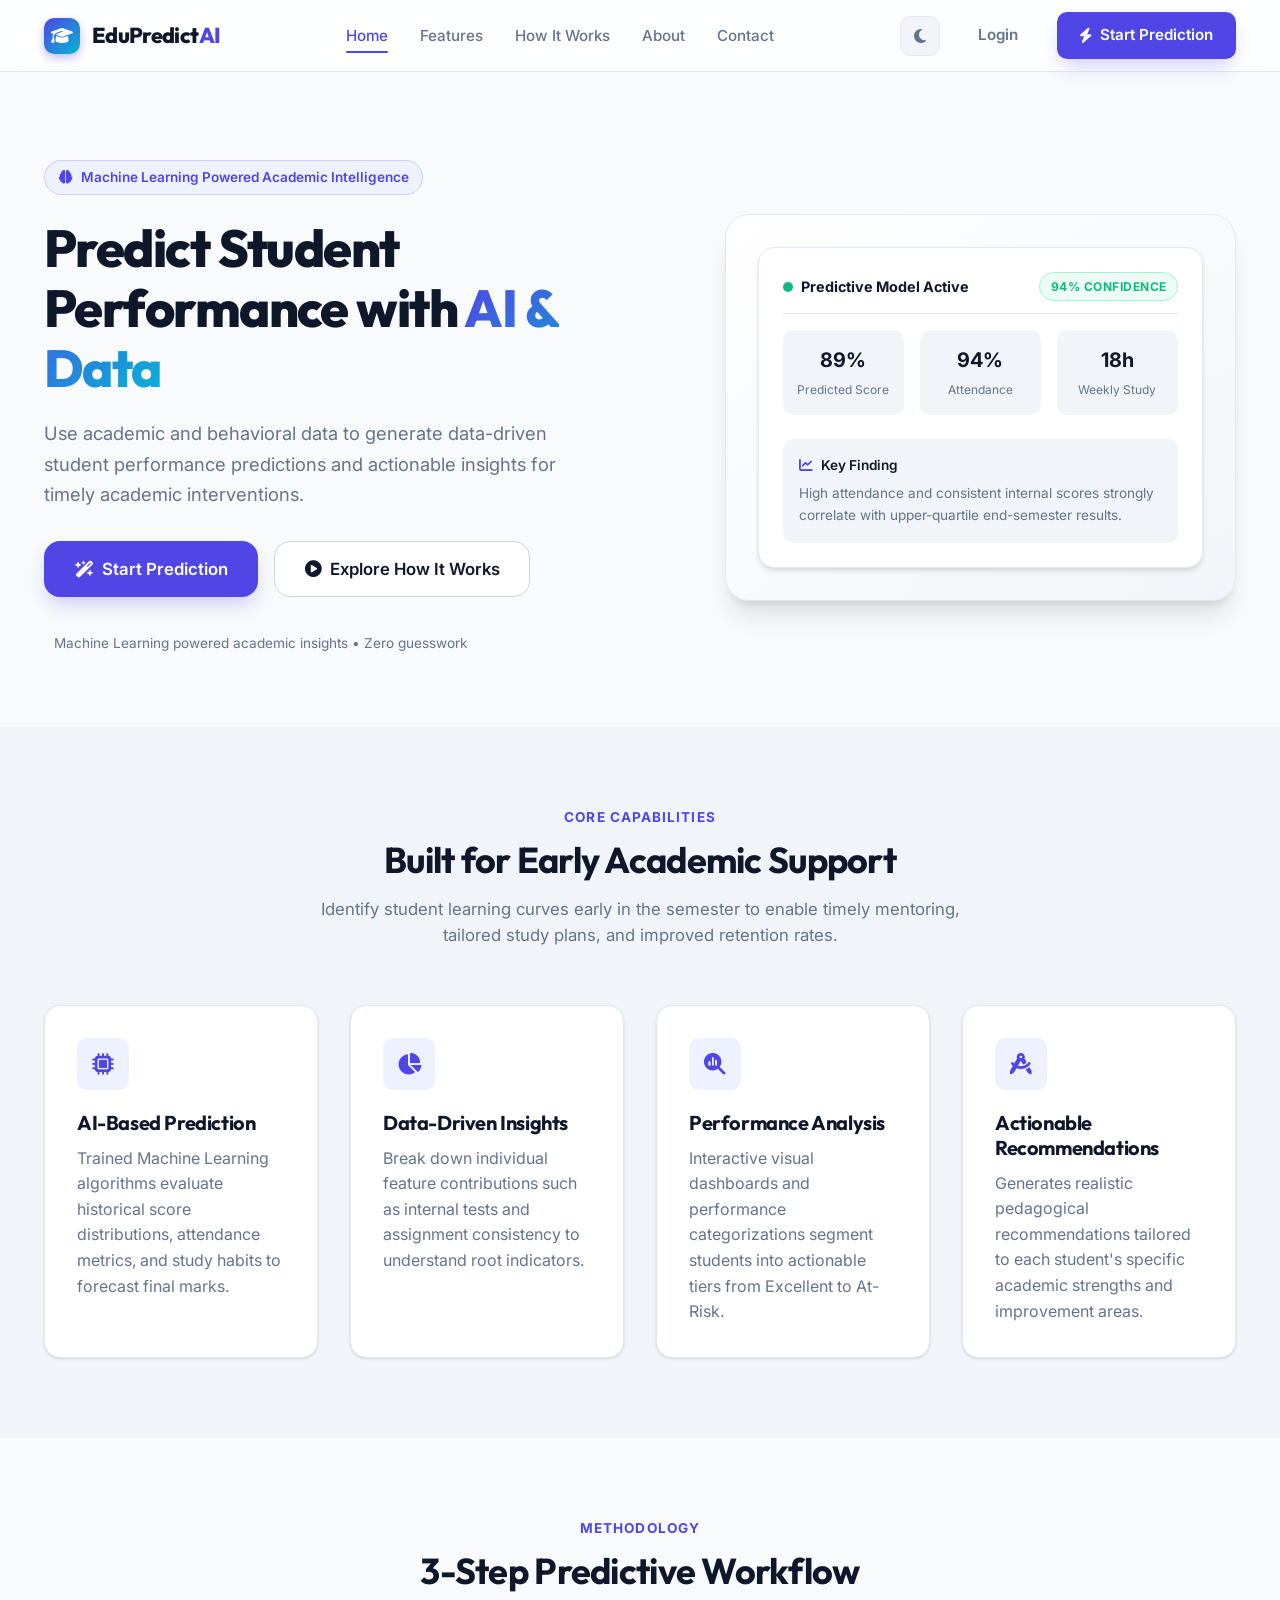
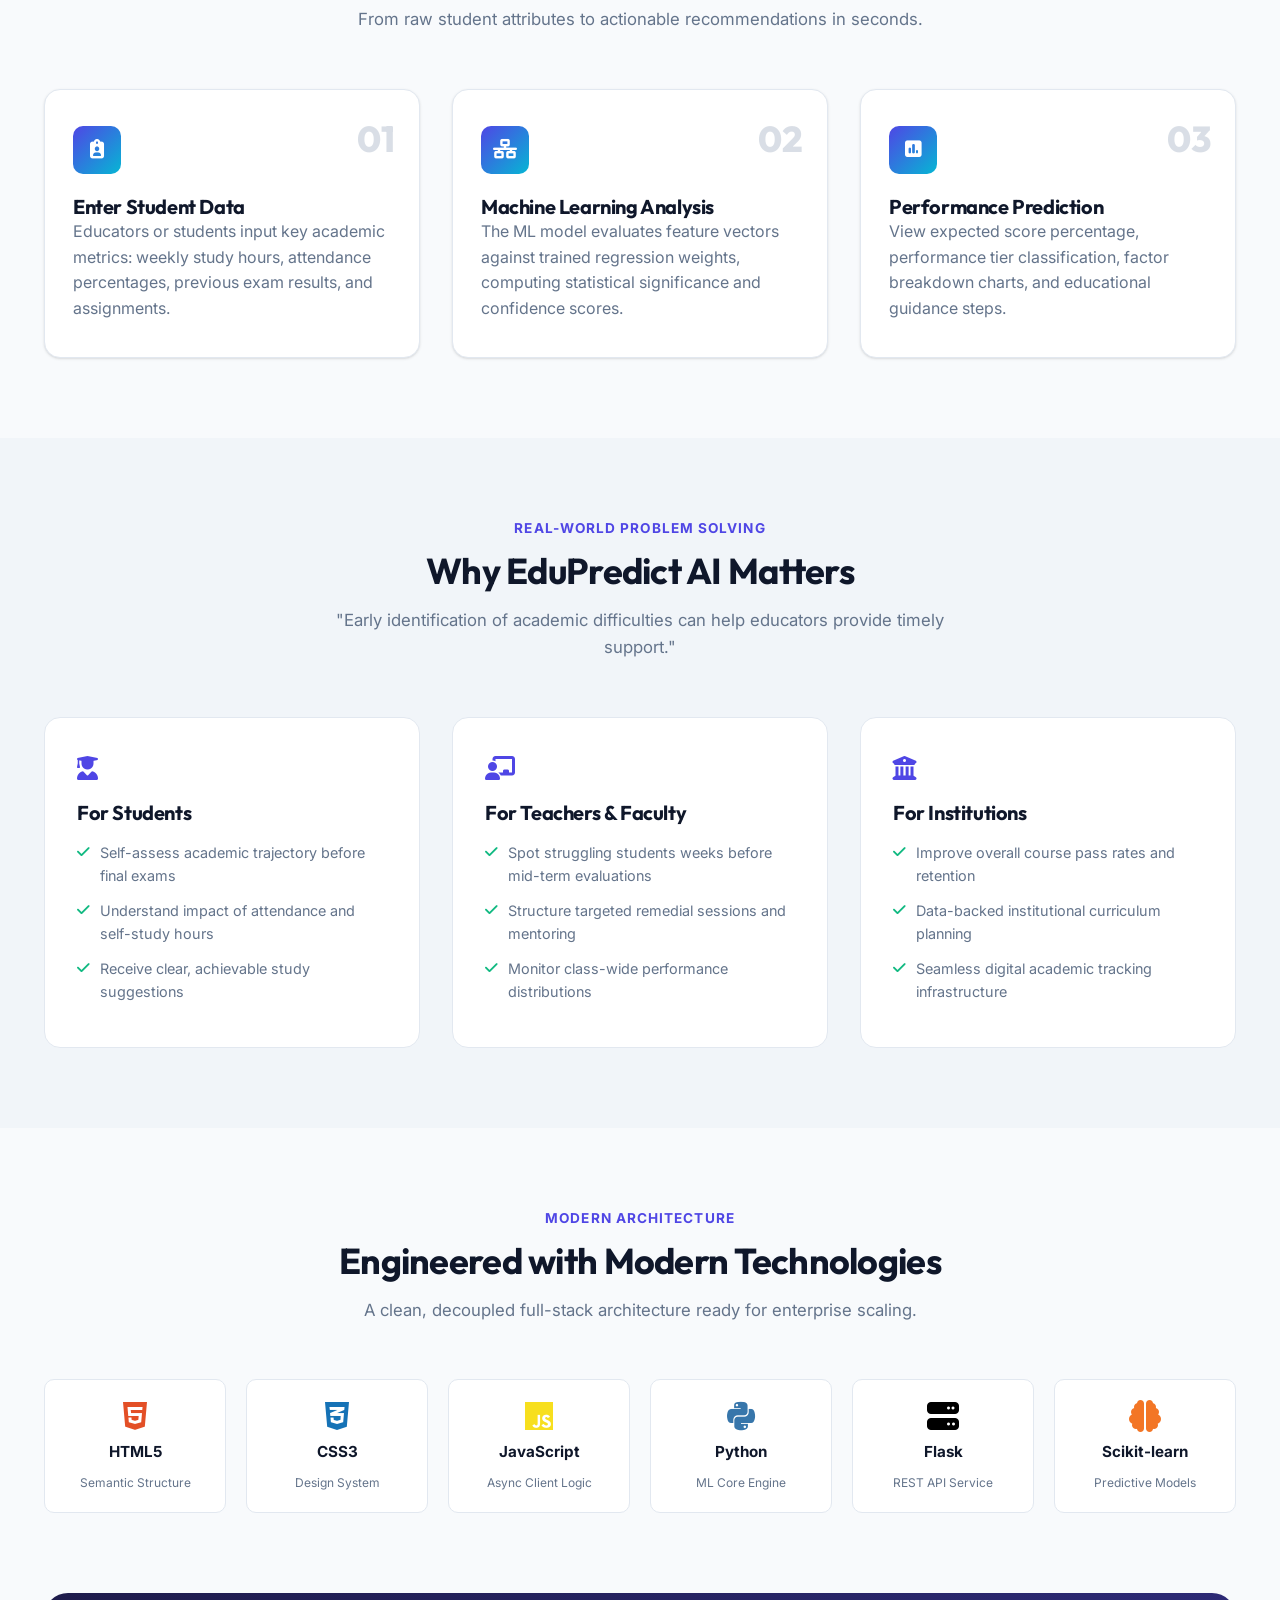
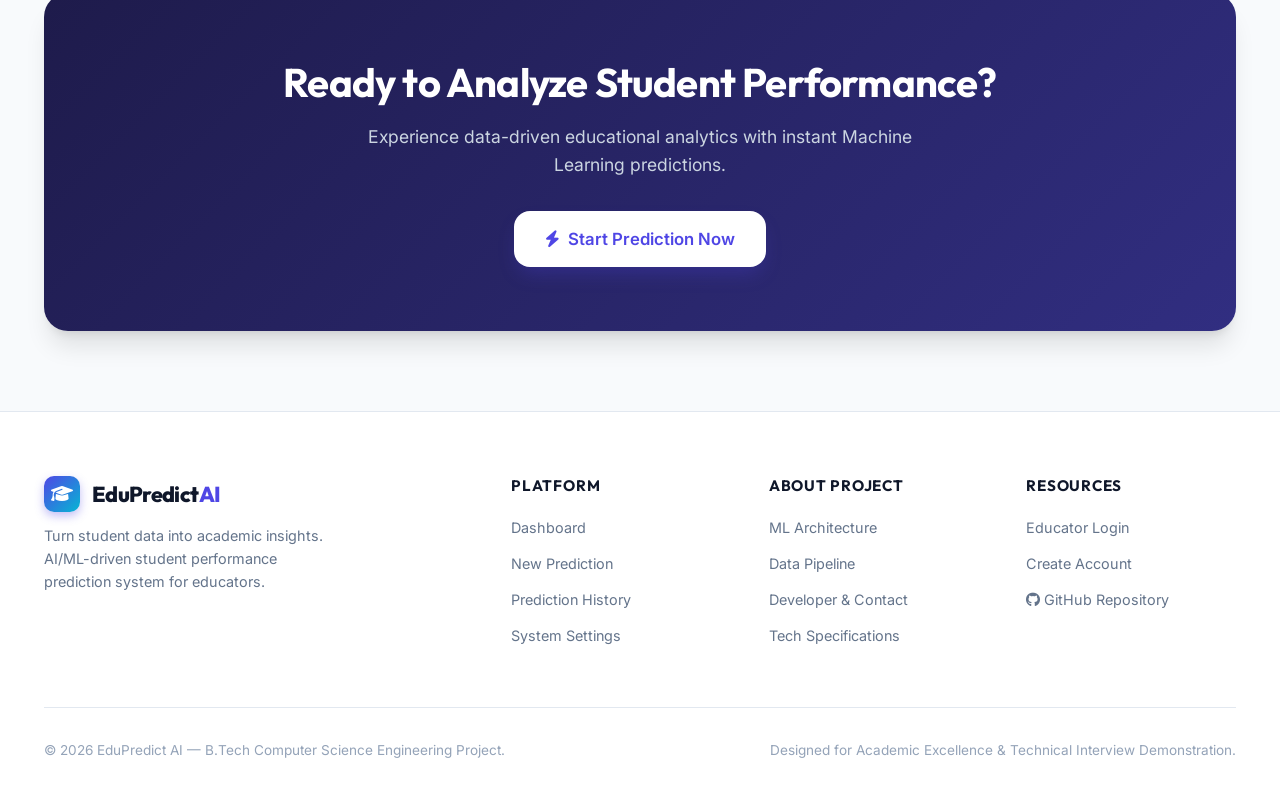
<file: index.html>
<!DOCTYPE html>
<html lang="en">
<head>
  <meta charset="UTF-8">
  <meta name="viewport" content="width=device-width, initial-scale=1.0">
  <meta name="description" content="EduPredict AI — AI/ML-Powered Student Performance Prediction System. Turn academic and behavioral student data into actionable insights for educators.">
  <title>EduPredict AI — Student Performance Prediction System</title>
  
  <!-- Typography & Icons -->
  <link rel="preconnect" href="https://fonts.googleapis.com">
  <link rel="preconnect" href="https://fonts.gstatic.com" crossorigin>
  <link href="https://fonts.googleapis.com/css2?family=Inter:wght@300;400;500;600;700&family=Outfit:wght@600;700;800&display=swap" rel="stylesheet">
  <link rel="stylesheet" href="https://cdnjs.cloudflare.com/ajax/libs/font-awesome/6.5.1/css/all.min.css">
  
  <!-- CSS Stylesheets -->
  <link rel="stylesheet" href="css/style.css">
</head>
<body>

  <!-- Navigation Bar -->
  <header class="navbar">
    <div class="container nav-container">
      <a href="index.html" class="brand-logo" id="brandLogoLink">
        <div class="brand-icon"><i class="fa-solid fa-graduation-cap"></i></div>
        <span>EduPredict<span class="highlight">AI</span></span>
      </a>

      <ul class="nav-links" id="mainNavLinks">
        <li><a href="index.html" class="nav-link active">Home</a></li>
        <li><a href="#features" class="nav-link">Features</a></li>
        <li><a href="#how-it-works" class="nav-link">How It Works</a></li>
        <li><a href="about.html" class="nav-link">About</a></li>
        <li><a href="contact.html" class="nav-link">Contact</a></li>
      </ul>

      <div class="nav-actions">
        <button class="theme-toggle-btn" id="themeToggleBtn" aria-label="Toggle dark mode" title="Toggle Light/Dark Theme">
          <i class="fa-solid fa-moon"></i>
        </button>
        <a href="login.html" class="btn btn-ghost">Login</a>
        <a href="predict.html" class="btn btn-primary">
          <i class="fa-solid fa-bolt"></i> Start Prediction
        </a>
        <button class="mobile-menu-btn" id="mobileMenuBtn" aria-label="Open mobile menu">
          <i class="fa-solid fa-bars"></i>
        </button>
      </div>
    </div>
  </header>

  <!-- Hero Section -->
  <section class="hero-section">
    <div class="container hero-grid">
      <div class="hero-content">
        <div class="hero-pill">
          <i class="fa-solid fa-brain"></i> Machine Learning Powered Academic Intelligence
        </div>
        <h1 class="hero-headline">
          Predict Student Performance with <span class="text-gradient">AI & Data</span>
        </h1>
        <p class="hero-subheadline">
          Use academic and behavioral data to generate data-driven student performance predictions and actionable insights for timely academic interventions.
        </p>

        <div class="hero-actions">
          <a href="predict.html" class="btn btn-primary btn-lg">
            <i class="fa-solid fa-wand-magic-sparkles"></i> Start Prediction
          </a>
          <a href="#how-it-works" class="btn btn-secondary btn-lg">
            <i class="fa-solid fa-circle-play"></i> Explore How It Works
          </a>
        </div>

        <div class="hero-trust">
          <i class="fa-solid fa-shield-check"></i>
          <span>Machine Learning powered academic insights • Zero guesswork</span>
        </div>
      </div>

      <!-- Hero Visual Card Concept -->
      <div class="hero-visual-card">
        <div class="hero-visual-preview">
          <div class="card-header" style="margin-bottom: 1rem; padding-bottom: 0.75rem;">
            <div style="display: flex; align-items: center; gap: 0.5rem;">
              <span style="width: 10px; height: 10px; border-radius: 50%; background: #10b981; display: inline-block;"></span>
              <strong style="font-size: 0.9rem;">Predictive Model Active</strong>
            </div>
            <span class="badge badge-excellent">94% Confidence</span>
          </div>

          <div class="preview-metric-row">
            <div class="preview-stat">
              <span class="stat-num">89%</span>
              <span class="stat-lbl">Predicted Score</span>
            </div>
            <div class="preview-stat">
              <span class="stat-num">94%</span>
              <span class="stat-lbl">Attendance</span>
            </div>
            <div class="preview-stat">
              <span class="stat-num">18h</span>
              <span class="stat-lbl">Weekly Study</span>
            </div>
          </div>

          <div style="background: var(--bg-subtle); border-radius: var(--radius-md); padding: 1rem; font-size: 0.85rem; color: var(--text-muted);">
            <div style="display: flex; align-items: center; gap: 0.5rem; margin-bottom: 0.4rem; color: var(--text-main); font-weight: 600;">
              <i class="fa-solid fa-chart-line" style="color: var(--primary);"></i> Key Finding
            </div>
            High attendance and consistent internal scores strongly correlate with upper-quartile end-semester results.
          </div>
        </div>
      </div>
    </div>
  </section>

  <!-- Features Section -->
  <section class="section section-alt" id="features">
    <div class="container">
      <div class="section-header">
        <span class="section-tag">Core Capabilities</span>
        <h2 class="section-title">Built for Early Academic Support</h2>
        <p class="section-desc">
          Identify student learning curves early in the semester to enable timely mentoring, tailored study plans, and improved retention rates.
        </p>
      </div>

      <div class="features-grid">
        <!-- Feature 1 -->
        <div class="feature-card">
          <div class="feature-icon-wrapper">
            <i class="fa-solid fa-microchip"></i>
          </div>
          <h4>AI-Based Prediction</h4>
          <p>
            Trained Machine Learning algorithms evaluate historical score distributions, attendance metrics, and study habits to forecast final marks.
          </p>
        </div>

        <!-- Feature 2 -->
        <div class="feature-card">
          <div class="feature-icon-wrapper">
            <i class="fa-solid fa-chart-pie"></i>
          </div>
          <h4>Data-Driven Insights</h4>
          <p>
            Break down individual feature contributions such as internal tests and assignment consistency to understand root indicators.
          </p>
        </div>

        <!-- Feature 3 -->
        <div class="feature-card">
          <div class="feature-icon-wrapper">
            <i class="fa-solid fa-magnifying-glass-chart"></i>
          </div>
          <h4>Performance Analysis</h4>
          <p>
            Interactive visual dashboards and performance categorizations segment students into actionable tiers from Excellent to At-Risk.
          </p>
        </div>

        <!-- Feature 4 -->
        <div class="feature-card">
          <div class="feature-icon-wrapper">
            <i class="fa-solid fa-compass-drafting"></i>
          </div>
          <h4>Actionable Recommendations</h4>
          <p>
            Generates realistic pedagogical recommendations tailored to each student's specific academic strengths and improvement areas.
          </p>
        </div>
      </div>
    </div>
  </section>

  <!-- How It Works Section -->
  <section class="section" id="how-it-works">
    <div class="container">
      <div class="section-header">
        <span class="section-tag">Methodology</span>
        <h2 class="section-title">3-Step Predictive Workflow</h2>
        <p class="section-desc">
          From raw student attributes to actionable recommendations in seconds.
        </p>
      </div>

      <div class="workflow-grid">
        <div class="workflow-card">
          <span class="step-number">01</span>
          <div class="workflow-icon"><i class="fa-solid fa-clipboard-user"></i></div>
          <h4>Enter Student Data</h4>
          <p>
            Educators or students input key academic metrics: weekly study hours, attendance percentages, previous exam results, and assignments.
          </p>
        </div>

        <div class="workflow-card">
          <span class="step-number">02</span>
          <div class="workflow-icon"><i class="fa-solid fa-network-wired"></i></div>
          <h4>Machine Learning Analysis</h4>
          <p>
            The ML model evaluates feature vectors against trained regression weights, computing statistical significance and confidence scores.
          </p>
        </div>

        <div class="workflow-card">
          <span class="step-number">03</span>
          <div class="workflow-icon"><i class="fa-solid fa-square-poll-vertical"></i></div>
          <h4>Performance Prediction</h4>
          <p>
            View expected score percentage, performance tier classification, factor breakdown charts, and educational guidance steps.
          </p>
        </div>
      </div>
    </div>
  </section>

  <!-- Why EduPredict AI Section -->
  <section class="section section-alt">
    <div class="container">
      <div class="section-header">
        <span class="section-tag">Real-World Problem Solving</span>
        <h2 class="section-title">Why EduPredict AI Matters</h2>
        <p class="section-desc">
          "Early identification of academic difficulties can help educators provide timely support."
        </p>
      </div>

      <div class="stakeholders-grid">
        <div class="stakeholder-card">
          <div style="font-size: 1.5rem; color: var(--primary); margin-bottom: 0.75rem;"><i class="fa-solid fa-user-graduate"></i></div>
          <h4>For Students</h4>
          <ul>
            <li><i class="fa-solid fa-check"></i> Self-assess academic trajectory before final exams</li>
            <li><i class="fa-solid fa-check"></i> Understand impact of attendance and self-study hours</li>
            <li><i class="fa-solid fa-check"></i> Receive clear, achievable study suggestions</li>
          </ul>
        </div>

        <div class="stakeholder-card">
          <div style="font-size: 1.5rem; color: var(--primary); margin-bottom: 0.75rem;"><i class="fa-solid fa-chalkboard-user"></i></div>
          <h4>For Teachers & Faculty</h4>
          <ul>
            <li><i class="fa-solid fa-check"></i> Spot struggling students weeks before mid-term evaluations</li>
            <li><i class="fa-solid fa-check"></i> Structure targeted remedial sessions and mentoring</li>
            <li><i class="fa-solid fa-check"></i> Monitor class-wide performance distributions</li>
          </ul>
        </div>

        <div class="stakeholder-card">
          <div style="font-size: 1.5rem; color: var(--primary); margin-bottom: 0.75rem;"><i class="fa-solid fa-building-columns"></i></div>
          <h4>For Institutions</h4>
          <ul>
            <li><i class="fa-solid fa-check"></i> Improve overall course pass rates and retention</li>
            <li><i class="fa-solid fa-check"></i> Data-backed institutional curriculum planning</li>
            <li><i class="fa-solid fa-check"></i> Seamless digital academic tracking infrastructure</li>
          </ul>
        </div>
      </div>
    </div>
  </section>

  <!-- Technology Section -->
  <section class="section">
    <div class="container">
      <div class="section-header">
        <span class="section-tag">Modern Architecture</span>
        <h2 class="section-title">Engineered with Modern Technologies</h2>
        <p class="section-desc">
          A clean, decoupled full-stack architecture ready for enterprise scaling.
        </p>
      </div>

      <div class="tech-grid">
        <div class="tech-card">
          <i class="fa-brands fa-html5" style="color: #e34f26;"></i>
          <span class="tech-name">HTML5</span>
          <span class="tech-role">Semantic Structure</span>
        </div>
        <div class="tech-card">
          <i class="fa-brands fa-css3-alt" style="color: #1572b6;"></i>
          <span class="tech-name">CSS3</span>
          <span class="tech-role">Design System</span>
        </div>
        <div class="tech-card">
          <i class="fa-brands fa-js" style="color: #f7df1e;"></i>
          <span class="tech-name">JavaScript</span>
          <span class="tech-role">Async Client Logic</span>
        </div>
        <div class="tech-card">
          <i class="fa-brands fa-python" style="color: #3776ab;"></i>
          <span class="tech-name">Python</span>
          <span class="tech-role">ML Core Engine</span>
        </div>
        <div class="tech-card">
          <i class="fa-solid fa-server" style="color: #000000;"></i>
          <span class="tech-name">Flask</span>
          <span class="tech-role">REST API Service</span>
        </div>
        <div class="tech-card">
          <i class="fa-solid fa-brain" style="color: #f37626;"></i>
          <span class="tech-name">Scikit-learn</span>
          <span class="tech-role">Predictive Models</span>
        </div>
      </div>
    </div>
  </section>

  <!-- Final CTA Banner -->
  <section class="section" style="padding-top: 0;">
    <div class="container">
      <div class="cta-banner">
        <h2>Ready to Analyze Student Performance?</h2>
        <p>
          Experience data-driven educational analytics with instant Machine Learning predictions.
        </p>
        <a href="predict.html" class="btn btn-primary btn-lg" style="background: #ffffff; color: var(--primary);">
          <i class="fa-solid fa-bolt"></i> Start Prediction Now
        </a>
      </div>
    </div>
  </section>

  <!-- Footer -->
  <footer class="footer">
    <div class="container">
      <div class="footer-grid">
        <div class="footer-brand">
          <div class="brand-logo">
            <div class="brand-icon"><i class="fa-solid fa-graduation-cap"></i></div>
            <span>EduPredict<span class="highlight">AI</span></span>
          </div>
          <p>
            Turn student data into academic insights. AI/ML-driven student performance prediction system for educators.
          </p>
        </div>

        <div>
          <h5 class="footer-heading">Platform</h5>
          <ul class="footer-links">
            <li><a href="dashboard.html">Dashboard</a></li>
            <li><a href="predict.html">New Prediction</a></li>
            <li><a href="history.html">Prediction History</a></li>
            <li><a href="profile.html">System Settings</a></li>
          </ul>
        </div>

        <div>
          <h5 class="footer-heading">About Project</h5>
          <ul class="footer-links">
            <li><a href="about.html">ML Architecture</a></li>
            <li><a href="about.html#pipeline">Data Pipeline</a></li>
            <li><a href="contact.html">Developer & Contact</a></li>
            <li><a href="contact.html#specs">Tech Specifications</a></li>
          </ul>
        </div>

        <div>
          <h5 class="footer-heading">Resources</h5>
          <ul class="footer-links">
            <li><a href="login.html">Educator Login</a></li>
            <li><a href="register.html">Create Account</a></li>
            <li><a href="https://github.com" target="_blank" rel="noopener"><i class="fa-brands fa-github"></i> GitHub Repository</a></li>
          </ul>
        </div>
      </div>

      <div class="footer-bottom">
        <div>© 2026 EduPredict AI — B.Tech Computer Science Engineering Project.</div>
        <div>Designed for Academic Excellence & Technical Interview Demonstration.</div>
      </div>
    </div>
  </footer>

  <!-- Scripts -->
  <script src="js/app.js"></script>
</body>
</html>
</file>
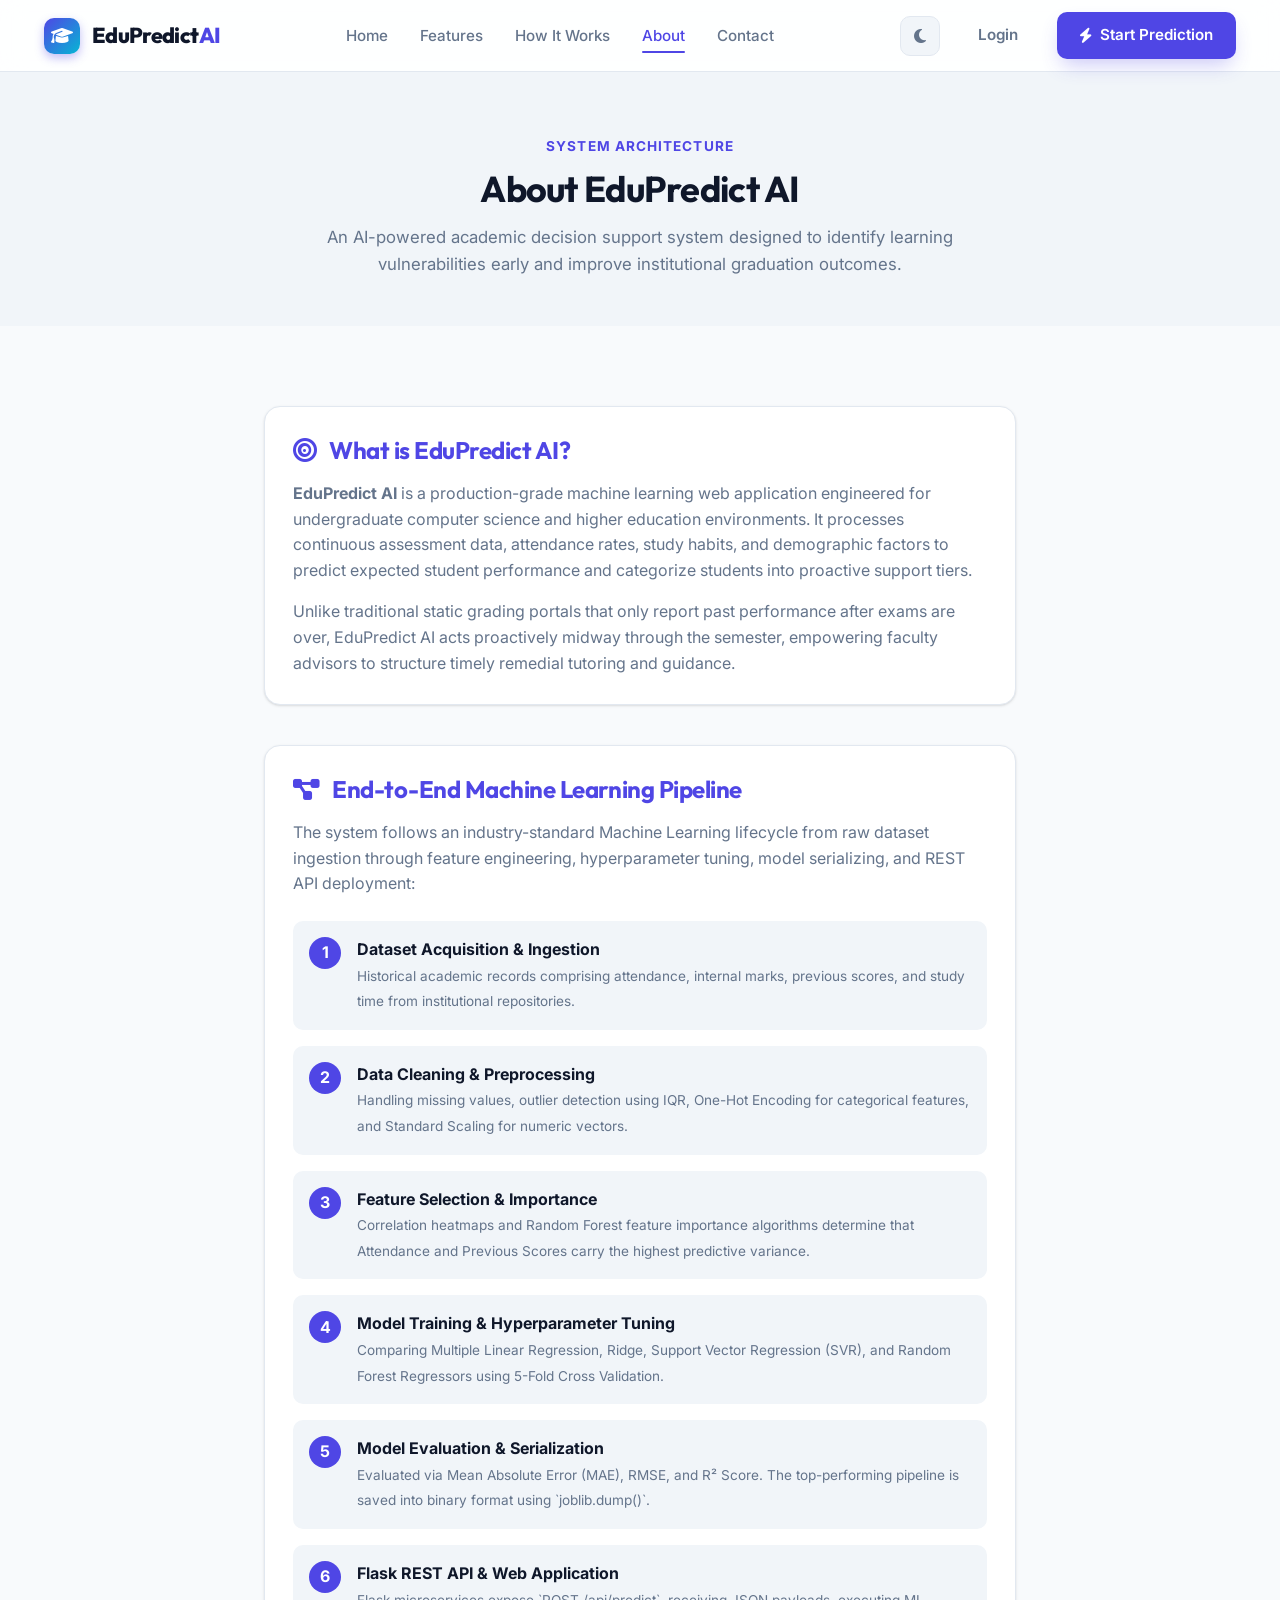
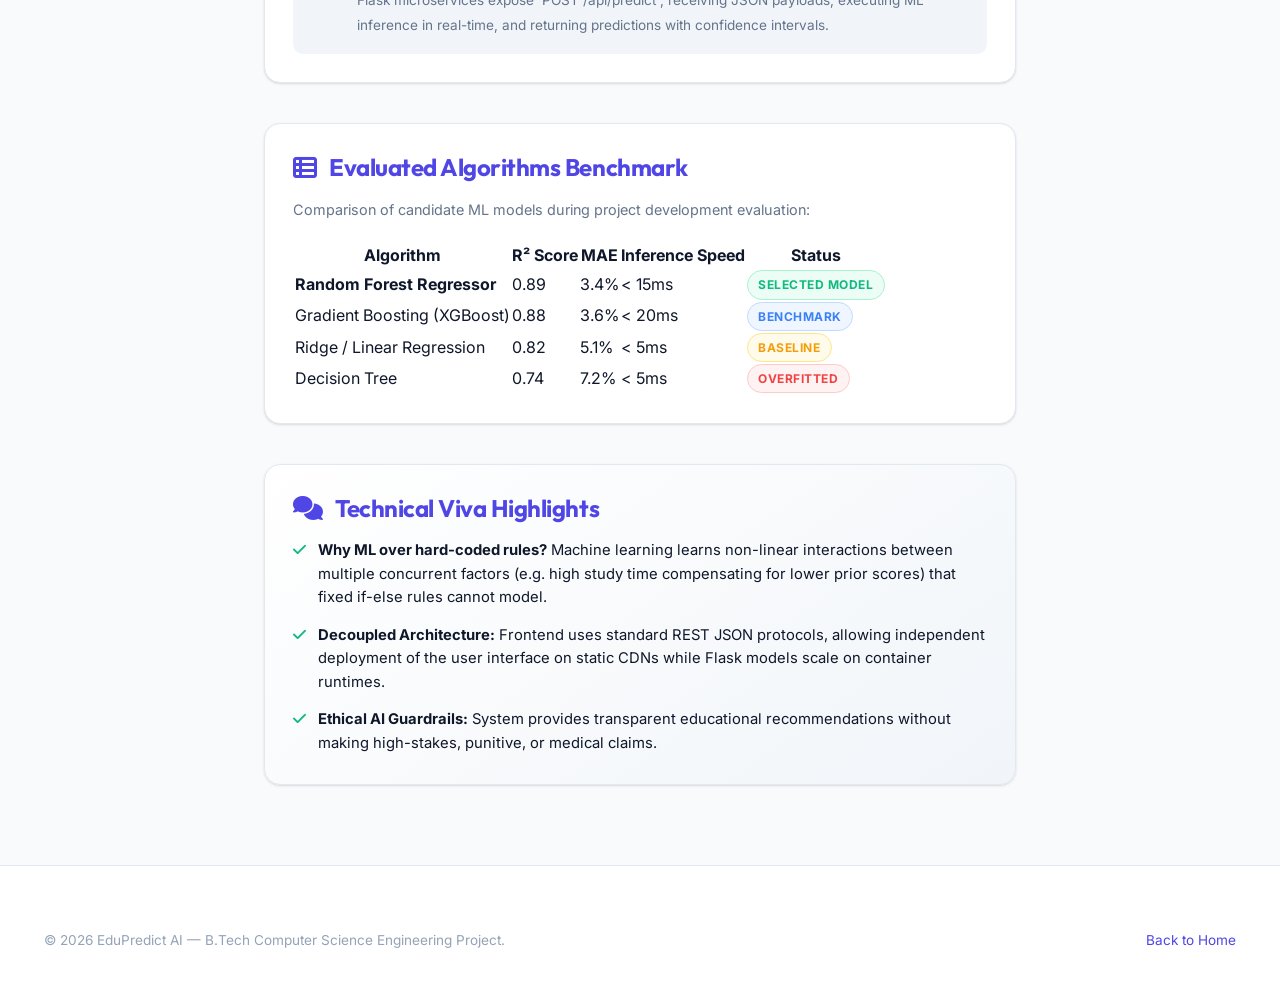
<file: about.html>
<!DOCTYPE html>
<html lang="en">
<head>
  <meta charset="UTF-8">
  <meta name="viewport" content="width=device-width, initial-scale=1.0">
  <meta name="description" content="About EduPredict AI — Machine Learning Pipeline & System Architecture">
  <title>About & ML Architecture — EduPredict AI</title>
  
  <!-- Typography & Icons -->
  <link rel="preconnect" href="https://fonts.googleapis.com">
  <link rel="preconnect" href="https://fonts.gstatic.com" crossorigin>
  <link href="https://fonts.googleapis.com/css2?family=Inter:wght@300;400;500;600;700&family=Outfit:wght@600;700;800&display=swap" rel="stylesheet">
  <link rel="stylesheet" href="https://cdnjs.cloudflare.com/ajax/libs/font-awesome/6.5.1/css/all.min.css">
  
  <!-- CSS Stylesheets -->
  <link rel="stylesheet" href="css/style.css">
</head>
<body>

  <!-- Navigation Bar -->
  <header class="navbar">
    <div class="container nav-container">
      <a href="index.html" class="brand-logo">
        <div class="brand-icon"><i class="fa-solid fa-graduation-cap"></i></div>
        <span>EduPredict<span class="highlight">AI</span></span>
      </a>

      <ul class="nav-links">
        <li><a href="index.html" class="nav-link">Home</a></li>
        <li><a href="index.html#features" class="nav-link">Features</a></li>
        <li><a href="index.html#how-it-works" class="nav-link">How It Works</a></li>
        <li><a href="about.html" class="nav-link active">About</a></li>
        <li><a href="contact.html" class="nav-link">Contact</a></li>
      </ul>

      <div class="nav-actions">
        <button class="theme-toggle-btn" aria-label="Toggle dark mode" title="Toggle Theme">
          <i class="fa-solid fa-moon"></i>
        </button>
        <a href="login.html" class="btn btn-ghost">Login</a>
        <a href="predict.html" class="btn btn-primary">
          <i class="fa-solid fa-bolt"></i> Start Prediction
        </a>
        <button class="mobile-menu-btn" aria-label="Open mobile menu">
          <i class="fa-solid fa-bars"></i>
        </button>
      </div>
    </div>
  </header>

  <!-- Page Header -->
  <section class="section section-alt" style="padding: 4rem 0 3rem;">
    <div class="container">
      <div class="section-header" style="margin-bottom: 0;">
        <span class="section-tag">System Architecture</span>
        <h1 class="section-title">About EduPredict AI</h1>
        <p class="section-desc">
          An AI-powered academic decision support system designed to identify learning vulnerabilities early and improve institutional graduation outcomes.
        </p>
      </div>
    </div>
  </section>

  <!-- Main Content Sections -->
  <section class="section">
    <div class="container container-narrow">
      
      <!-- What is EduPredict AI -->
      <div class="card" style="margin-bottom: 2.5rem;">
        <h3 style="margin-bottom: 1rem; color: var(--primary);">
          <i class="fa-solid fa-bullseye" style="margin-right: 0.5rem;"></i> What is EduPredict AI?
        </h3>
        <p style="margin-bottom: 1rem;">
          <strong>EduPredict AI</strong> is a production-grade machine learning web application engineered for undergraduate computer science and higher education environments. It processes continuous assessment data, attendance rates, study habits, and demographic factors to predict expected student performance and categorize students into proactive support tiers.
        </p>
        <p>
          Unlike traditional static grading portals that only report past performance after exams are over, EduPredict AI acts proactively midway through the semester, empowering faculty advisors to structure timely remedial tutoring and guidance.
        </p>
      </div>

      <!-- Machine Learning Pipeline Visual Workflow -->
      <div class="card" id="pipeline" style="margin-bottom: 2.5rem;">
        <h3 style="margin-bottom: 1rem; color: var(--primary);">
          <i class="fa-solid fa-diagram-project" style="margin-right: 0.5rem;"></i> End-to-End Machine Learning Pipeline
        </h3>
        <p style="margin-bottom: 1.5rem;">
          The system follows an industry-standard Machine Learning lifecycle from raw dataset ingestion through feature engineering, hyperparameter tuning, model serializing, and REST API deployment:
        </p>

        <!-- Pipeline Steps List -->
        <div style="display: flex; flex-direction: column; gap: 1rem;">
          
          <div style="display: flex; gap: 1rem; align-items: flex-start; padding: 1rem; background: var(--bg-subtle); border-radius: var(--radius-md);">
            <div style="width: 32px; height: 32px; background: var(--primary); color: #fff; border-radius: 50%; display: flex; align-items: center; justify-content: center; font-weight: 700; flex-shrink: 0;">1</div>
            <div>
              <strong style="display: block; font-size: 1rem; color: var(--text-main);">Dataset Acquisition & Ingestion</strong>
              <span style="font-size: 0.85rem; color: var(--text-muted);">Historical academic records comprising attendance, internal marks, previous scores, and study time from institutional repositories.</span>
            </div>
          </div>

          <div style="display: flex; gap: 1rem; align-items: flex-start; padding: 1rem; background: var(--bg-subtle); border-radius: var(--radius-md);">
            <div style="width: 32px; height: 32px; background: var(--primary); color: #fff; border-radius: 50%; display: flex; align-items: center; justify-content: center; font-weight: 700; flex-shrink: 0;">2</div>
            <div>
              <strong style="display: block; font-size: 1rem; color: var(--text-main);">Data Cleaning & Preprocessing</strong>
              <span style="font-size: 0.85rem; color: var(--text-muted);">Handling missing values, outlier detection using IQR, One-Hot Encoding for categorical features, and Standard Scaling for numeric vectors.</span>
            </div>
          </div>

          <div style="display: flex; gap: 1rem; align-items: flex-start; padding: 1rem; background: var(--bg-subtle); border-radius: var(--radius-md);">
            <div style="width: 32px; height: 32px; background: var(--primary); color: #fff; border-radius: 50%; display: flex; align-items: center; justify-content: center; font-weight: 700; flex-shrink: 0;">3</div>
            <div>
              <strong style="display: block; font-size: 1rem; color: var(--text-main);">Feature Selection & Importance</strong>
              <span style="font-size: 0.85rem; color: var(--text-muted);">Correlation heatmaps and Random Forest feature importance algorithms determine that Attendance and Previous Scores carry the highest predictive variance.</span>
            </div>
          </div>

          <div style="display: flex; gap: 1rem; align-items: flex-start; padding: 1rem; background: var(--bg-subtle); border-radius: var(--radius-md);">
            <div style="width: 32px; height: 32px; background: var(--primary); color: #fff; border-radius: 50%; display: flex; align-items: center; justify-content: center; font-weight: 700; flex-shrink: 0;">4</div>
            <div>
              <strong style="display: block; font-size: 1rem; color: var(--text-main);">Model Training & Hyperparameter Tuning</strong>
              <span style="font-size: 0.85rem; color: var(--text-muted);">Comparing Multiple Linear Regression, Ridge, Support Vector Regression (SVR), and Random Forest Regressors using 5-Fold Cross Validation.</span>
            </div>
          </div>

          <div style="display: flex; gap: 1rem; align-items: flex-start; padding: 1rem; background: var(--bg-subtle); border-radius: var(--radius-md);">
            <div style="width: 32px; height: 32px; background: var(--primary); color: #fff; border-radius: 50%; display: flex; align-items: center; justify-content: center; font-weight: 700; flex-shrink: 0;">5</div>
            <div>
              <strong style="display: block; font-size: 1rem; color: var(--text-main);">Model Evaluation & Serialization</strong>
              <span style="font-size: 0.85rem; color: var(--text-muted);">Evaluated via Mean Absolute Error (MAE), RMSE, and R² Score. The top-performing pipeline is saved into binary format using `joblib.dump()`.</span>
            </div>
          </div>

          <div style="display: flex; gap: 1rem; align-items: flex-start; padding: 1rem; background: var(--bg-subtle); border-radius: var(--radius-md);">
            <div style="width: 32px; height: 32px; background: var(--primary); color: #fff; border-radius: 50%; display: flex; align-items: center; justify-content: center; font-weight: 700; flex-shrink: 0;">6</div>
            <div>
              <strong style="display: block; font-size: 1rem; color: var(--text-main);">Flask REST API & Web Application</strong>
              <span style="font-size: 0.85rem; color: var(--text-muted);">Flask microservices expose `POST /api/predict`, receiving JSON payloads, executing ML inference in real-time, and returning predictions with confidence intervals.</span>
            </div>
          </div>

        </div>
      </div>

      <!-- Model Comparison Table -->
      <div class="card" style="margin-bottom: 2.5rem;">
        <h3 style="margin-bottom: 1rem; color: var(--primary);">
          <i class="fa-solid fa-table-list" style="margin-right: 0.5rem;"></i> Evaluated Algorithms Benchmark
        </h3>
        <p style="margin-bottom: 1.25rem; font-size: 0.9rem;">
          Comparison of candidate ML models during project development evaluation:
        </p>

        <div class="table-responsive">
          <table class="custom-table">
            <thead>
              <tr>
                <th>Algorithm</th>
                <th>R² Score</th>
                <th>MAE</th>
                <th>Inference Speed</th>
                <th>Status</th>
              </tr>
            </thead>
            <tbody>
              <tr>
                <td><strong>Random Forest Regressor</strong></td>
                <td>0.89</td>
                <td>3.4%</td>
                <td>&lt; 15ms</td>
                <td><span class="badge badge-excellent">Selected Model</span></td>
              </tr>
              <tr>
                <td>Gradient Boosting (XGBoost)</td>
                <td>0.88</td>
                <td>3.6%</td>
                <td>&lt; 20ms</td>
                <td><span class="badge badge-good">Benchmark</span></td>
              </tr>
              <tr>
                <td>Ridge / Linear Regression</td>
                <td>0.82</td>
                <td>5.1%</td>
                <td>&lt; 5ms</td>
                <td><span class="badge badge-average">Baseline</span></td>
              </tr>
              <tr>
                <td>Decision Tree</td>
                <td>0.74</td>
                <td>7.2%</td>
                <td>&lt; 5ms</td>
                <td><span class="badge badge-danger">Overfitted</span></td>
              </tr>
            </tbody>
          </table>
        </div>
      </div>

      <!-- Interview Ready Viva Points -->
      <div class="card" style="background: linear-gradient(145deg, var(--bg-surface), var(--bg-subtle));">
        <h3 style="margin-bottom: 1rem; color: var(--primary);">
          <i class="fa-solid fa-comments" style="margin-right: 0.5rem;"></i> Technical Viva Highlights
        </h3>
        <ul style="list-style: none; display: flex; flex-direction: column; gap: 0.85rem; font-size: 0.925rem;">
          <li style="display: flex; gap: 0.75rem;">
            <i class="fa-solid fa-check" style="color: var(--success); margin-top: 0.25rem;"></i>
            <span><strong>Why ML over hard-coded rules?</strong> Machine learning learns non-linear interactions between multiple concurrent factors (e.g. high study time compensating for lower prior scores) that fixed if-else rules cannot model.</span>
          </li>
          <li style="display: flex; gap: 0.75rem;">
            <i class="fa-solid fa-check" style="color: var(--success); margin-top: 0.25rem;"></i>
            <span><strong>Decoupled Architecture:</strong> Frontend uses standard REST JSON protocols, allowing independent deployment of the user interface on static CDNs while Flask models scale on container runtimes.</span>
          </li>
          <li style="display: flex; gap: 0.75rem;">
            <i class="fa-solid fa-check" style="color: var(--success); margin-top: 0.25rem;"></i>
            <span><strong>Ethical AI Guardrails:</strong> System provides transparent educational recommendations without making high-stakes, punitive, or medical claims.</span>
          </li>
        </ul>
      </div>

    </div>
  </section>

  <!-- Footer -->
  <footer class="footer">
    <div class="container">
      <div class="footer-bottom" style="border: none; padding-top: 0;">
        <div>© 2026 EduPredict AI — B.Tech Computer Science Engineering Project.</div>
        <div><a href="index.html">Back to Home</a></div>
      </div>
    </div>
  </footer>

  <!-- Scripts -->
  <script src="js/app.js"></script>
</body>
</html>
</file>
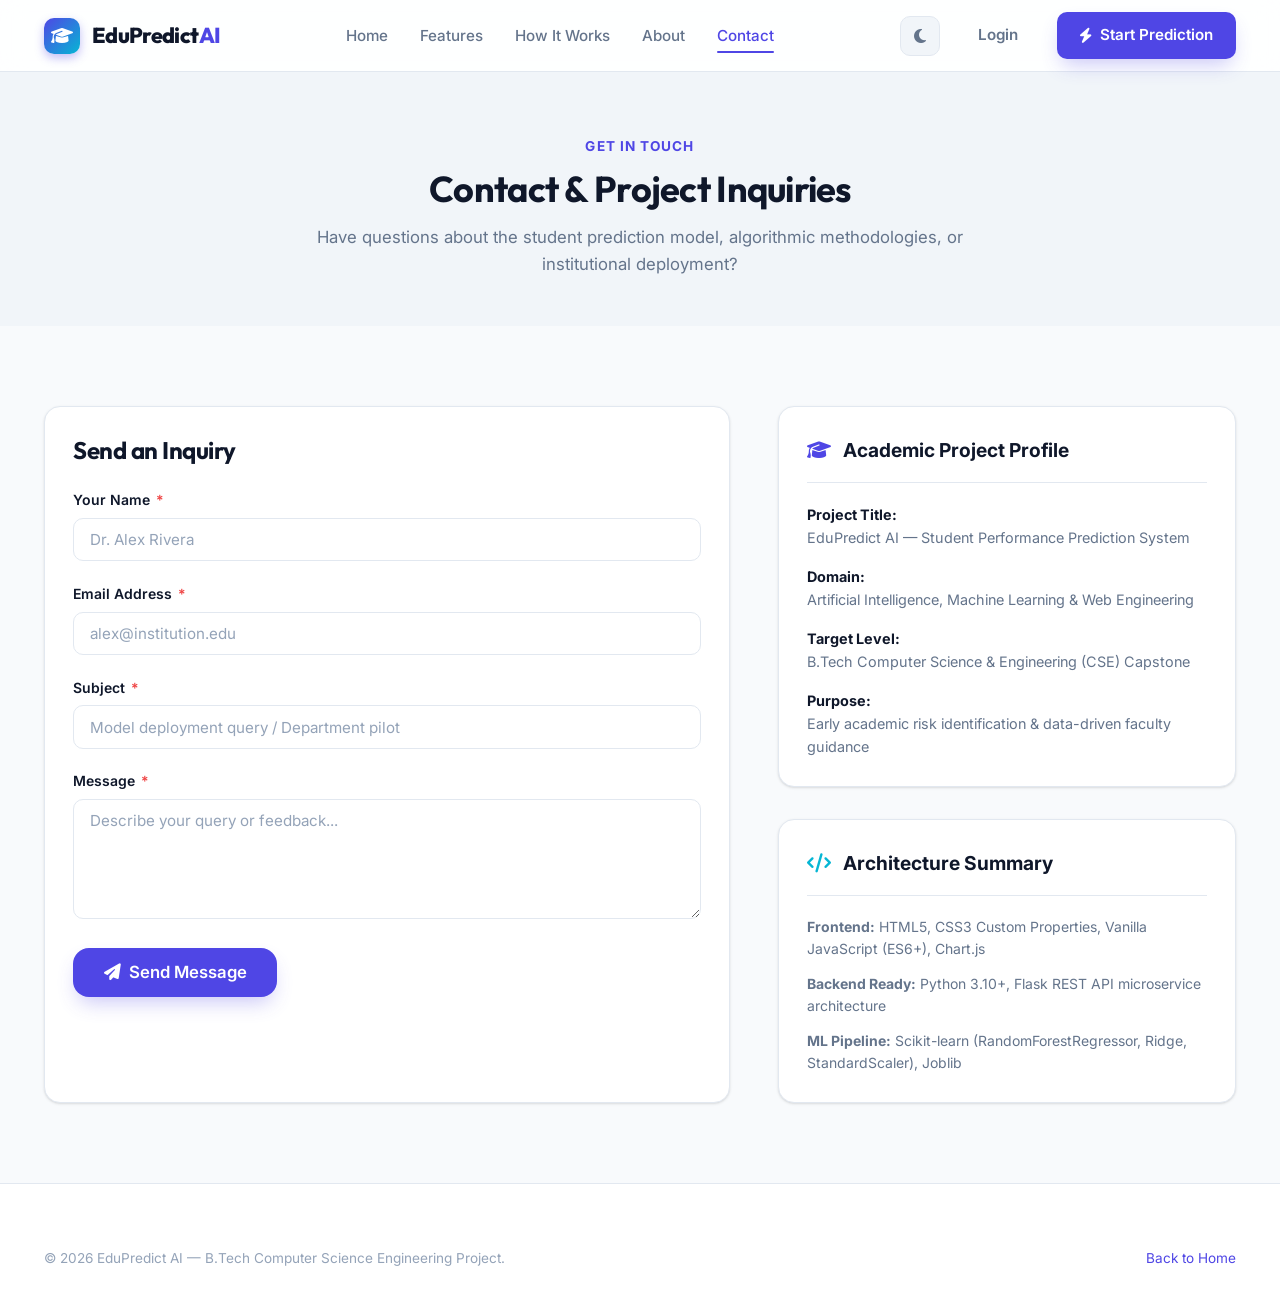
<file: contact.html>
<!DOCTYPE html>
<html lang="en">
<head>
  <meta charset="UTF-8">
  <meta name="viewport" content="width=device-width, initial-scale=1.0">
  <meta name="description" content="EduPredict AI — Project Information & Contact">
  <title>Contact & Project Details — EduPredict AI</title>
  
  <!-- Typography & Icons -->
  <link rel="preconnect" href="https://fonts.googleapis.com">
  <link rel="preconnect" href="https://fonts.gstatic.com" crossorigin>
  <link href="https://fonts.googleapis.com/css2?family=Inter:wght@300;400;500;600;700&family=Outfit:wght@600;700;800&display=swap" rel="stylesheet">
  <link rel="stylesheet" href="https://cdnjs.cloudflare.com/ajax/libs/font-awesome/6.5.1/css/all.min.css">
  
  <!-- CSS Stylesheets -->
  <link rel="stylesheet" href="css/style.css">
</head>
<body>

  <!-- Navigation Bar -->
  <header class="navbar">
    <div class="container nav-container">
      <a href="index.html" class="brand-logo">
        <div class="brand-icon"><i class="fa-solid fa-graduation-cap"></i></div>
        <span>EduPredict<span class="highlight">AI</span></span>
      </a>

      <ul class="nav-links">
        <li><a href="index.html" class="nav-link">Home</a></li>
        <li><a href="index.html#features" class="nav-link">Features</a></li>
        <li><a href="index.html#how-it-works" class="nav-link">How It Works</a></li>
        <li><a href="about.html" class="nav-link">About</a></li>
        <li><a href="contact.html" class="nav-link active">Contact</a></li>
      </ul>

      <div class="nav-actions">
        <button class="theme-toggle-btn" aria-label="Toggle dark mode" title="Toggle Theme">
          <i class="fa-solid fa-moon"></i>
        </button>
        <a href="login.html" class="btn btn-ghost">Login</a>
        <a href="predict.html" class="btn btn-primary">
          <i class="fa-solid fa-bolt"></i> Start Prediction
        </a>
        <button class="mobile-menu-btn" aria-label="Open mobile menu">
          <i class="fa-solid fa-bars"></i>
        </button>
      </div>
    </div>
  </header>

  <!-- Page Header -->
  <section class="section section-alt" style="padding: 4rem 0 3rem;">
    <div class="container">
      <div class="section-header" style="margin-bottom: 0;">
        <span class="section-tag">Get in Touch</span>
        <h1 class="section-title">Contact & Project Inquiries</h1>
        <p class="section-desc">
          Have questions about the student prediction model, algorithmic methodologies, or institutional deployment?
        </p>
      </div>
    </div>
  </section>

  <!-- Contact Grid -->
  <section class="section">
    <div class="container">
      <div style="display: grid; grid-template-columns: 1.2fr 0.8fr; gap: 3rem;">
        
        <!-- Contact Form Card -->
        <div class="card">
          <h3 style="margin-bottom: 1.5rem;">Send an Inquiry</h3>
          
          <form id="contactForm" onsubmit="event.preventDefault(); App.showToast('Thank you! Your message has been recorded.', 'success'); this.reset();">
            <div class="form-group">
              <label for="contactName" class="form-label">Your Name <span class="required">*</span></label>
              <input type="text" id="contactName" class="form-control" placeholder="Dr. Alex Rivera" required>
            </div>

            <div class="form-group">
              <label for="contactEmail" class="form-label">Email Address <span class="required">*</span></label>
              <input type="email" id="contactEmail" class="form-control" placeholder="alex@institution.edu" required>
            </div>

            <div class="form-group">
              <label for="contactSubject" class="form-label">Subject <span class="required">*</span></label>
              <input type="text" id="contactSubject" class="form-control" placeholder="Model deployment query / Department pilot" required>
            </div>

            <div class="form-group">
              <label for="contactMessage" class="form-label">Message <span class="required">*</span></label>
              <textarea id="contactMessage" class="form-control" rows="5" placeholder="Describe your query or feedback..." required></textarea>
            </div>

            <button type="submit" class="btn btn-primary btn-lg">
              <i class="fa-solid fa-paper-plane"></i> Send Message
            </button>
          </form>
        </div>

        <!-- Project & Academic Information -->
        <div id="specs">
          <div class="card" style="margin-bottom: 2rem;">
            <div class="card-header">
              <div class="card-title">
                <i class="fa-solid fa-graduation-cap" style="color: var(--primary); margin-right: 0.5rem;"></i>
                Academic Project Profile
              </div>
            </div>
            
            <div style="display: flex; flex-direction: column; gap: 1rem; font-size: 0.9rem;">
              <div>
                <strong style="color: var(--text-main); display: block;">Project Title:</strong>
                <span style="color: var(--text-muted);">EduPredict AI — Student Performance Prediction System</span>
              </div>
              <div>
                <strong style="color: var(--text-main); display: block;">Domain:</strong>
                <span style="color: var(--text-muted);">Artificial Intelligence, Machine Learning & Web Engineering</span>
              </div>
              <div>
                <strong style="color: var(--text-main); display: block;">Target Level:</strong>
                <span style="color: var(--text-muted);">B.Tech Computer Science & Engineering (CSE) Capstone</span>
              </div>
              <div>
                <strong style="color: var(--text-main); display: block;">Purpose:</strong>
                <span style="color: var(--text-muted);">Early academic risk identification & data-driven faculty guidance</span>
              </div>
            </div>
          </div>

          <!-- Tech Stack Overview -->
          <div class="card">
            <div class="card-header">
              <div class="card-title">
                <i class="fa-solid fa-code" style="color: var(--accent); margin-right: 0.5rem;"></i>
                Architecture Summary
              </div>
            </div>
            
            <div style="font-size: 0.875rem; color: var(--text-muted); line-height: 1.6;">
              <p style="margin-bottom: 0.75rem;">
                <strong>Frontend:</strong> HTML5, CSS3 Custom Properties, Vanilla JavaScript (ES6+), Chart.js
              </p>
              <p style="margin-bottom: 0.75rem;">
                <strong>Backend Ready:</strong> Python 3.10+, Flask REST API microservice architecture
              </p>
              <p>
                <strong>ML Pipeline:</strong> Scikit-learn (RandomForestRegressor, Ridge, StandardScaler), Joblib
              </p>
            </div>
          </div>
        </div>

      </div>
    </div>
  </section>

  <!-- Footer -->
  <footer class="footer">
    <div class="container">
      <div class="footer-bottom" style="border: none; padding-top: 0;">
        <div>© 2026 EduPredict AI — B.Tech Computer Science Engineering Project.</div>
        <div><a href="index.html">Back to Home</a></div>
      </div>
    </div>
  </footer>

  <!-- Scripts -->
  <script src="js/app.js"></script>
</body>
</html>
</file>
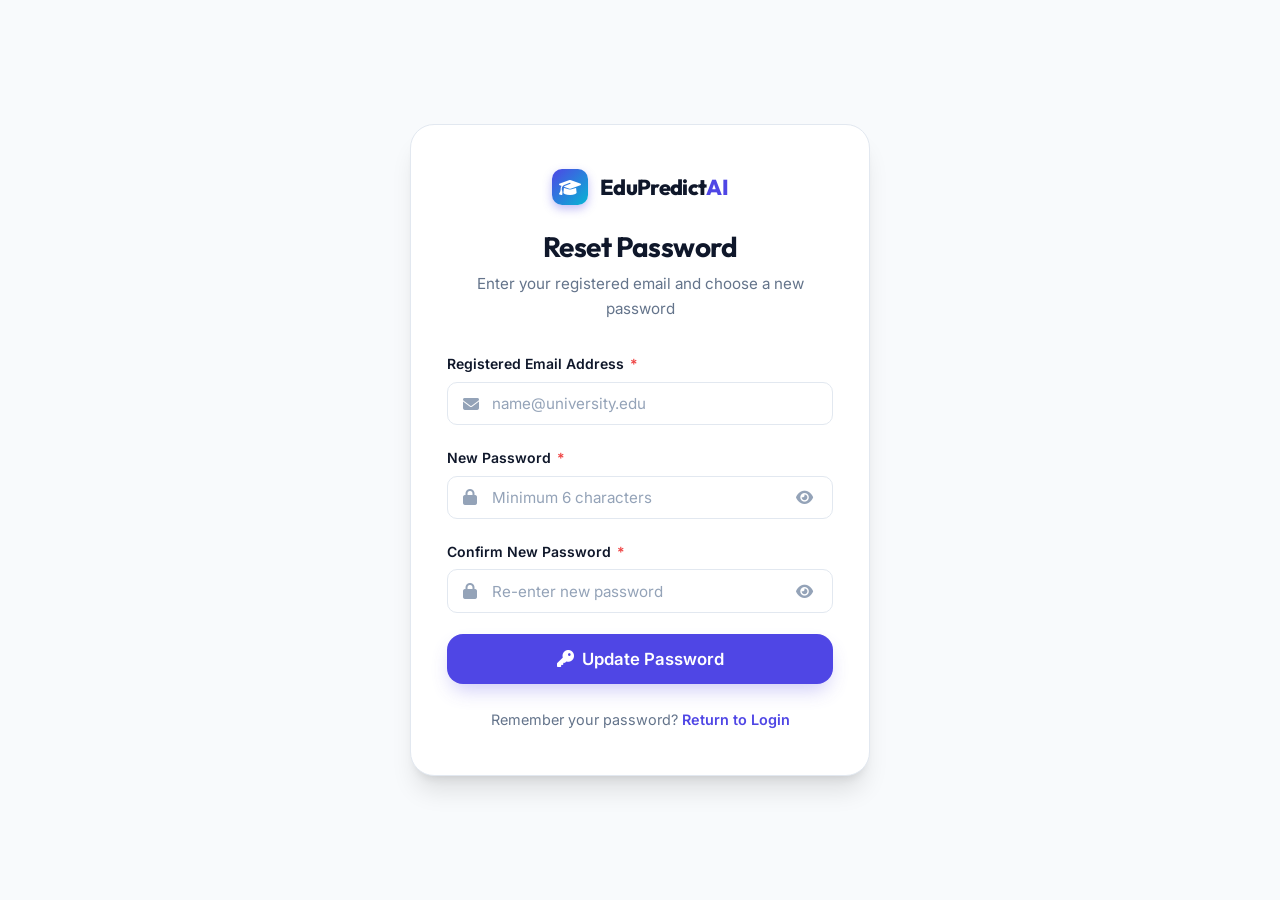
<file: forgot-password.html>
<!DOCTYPE html>
<html lang="en">
<head>
  <meta charset="UTF-8">
  <meta name="viewport" content="width=device-width, initial-scale=1.0">
  <meta name="description" content="EduPredict AI — Reset Password">
  <title>Forgot Password — EduPredict AI</title>
  
  <!-- Typography & Icons -->
  <link rel="preconnect" href="https://fonts.googleapis.com">
  <link rel="preconnect" href="https://fonts.gstatic.com" crossorigin>
  <link href="https://fonts.googleapis.com/css2?family=Inter:wght@300;400;500;600;700&family=Outfit:wght@600;700;800&display=swap" rel="stylesheet">
  <link rel="stylesheet" href="https://cdnjs.cloudflare.com/ajax/libs/font-awesome/6.5.1/css/all.min.css">
  
  <!-- CSS Stylesheets -->
  <link rel="stylesheet" href="css/style.css">
  <link rel="stylesheet" href="css/auth.css">
</head>
<body class="auth-page">

  <div class="auth-container">
    <div class="auth-card">
      <div class="auth-header">
        <a href="index.html" class="brand-logo">
          <div class="brand-icon"><i class="fa-solid fa-graduation-cap"></i></div>
          <span>EduPredict<span class="highlight">AI</span></span>
        </a>
        <h2 class="auth-title">Reset Password</h2>
        <p class="auth-subtitle">Enter your registered email and choose a new password</p>
      </div>

      <form id="forgotPasswordForm" novalidate>
        <div class="form-group">
          <label for="forgotEmail" class="form-label">Registered Email Address <span class="required">*</span></label>
          <div class="input-icon-wrapper">
            <i class="fa-solid fa-envelope input-icon"></i>
            <input type="email" id="forgotEmail" class="form-control" placeholder="name@university.edu" required autocomplete="email">
          </div>
          <div class="invalid-feedback">Please enter a valid registered email address.</div>
        </div>

        <div class="form-group">
          <label for="forgotNewPassword" class="form-label">New Password <span class="required">*</span></label>
          <div class="input-icon-wrapper">
            <i class="fa-solid fa-lock input-icon"></i>
            <input type="password" id="forgotNewPassword" class="form-control" placeholder="Minimum 6 characters" required autocomplete="new-password">
            <button type="button" class="input-action-btn" data-action="toggle-password" data-target="forgotNewPassword" aria-label="Toggle password visibility">
              <i class="fa-solid fa-eye"></i>
            </button>
          </div>
          <div class="invalid-feedback">New password must be at least 6 characters.</div>
        </div>

        <div class="form-group">
          <label for="forgotConfirmPassword" class="form-label">Confirm New Password <span class="required">*</span></label>
          <div class="input-icon-wrapper">
            <i class="fa-solid fa-lock input-icon"></i>
            <input type="password" id="forgotConfirmPassword" class="form-control" placeholder="Re-enter new password" required autocomplete="new-password">
            <button type="button" class="input-action-btn" data-action="toggle-password" data-target="forgotConfirmPassword" aria-label="Toggle password visibility">
              <i class="fa-solid fa-eye"></i>
            </button>
          </div>
          <div class="invalid-feedback">Passwords must match.</div>
        </div>

        <button type="submit" class="btn btn-primary btn-block btn-lg" id="forgotSubmitBtn">
          <i class="fa-solid fa-key"></i> Update Password
        </button>
      </form>

      <div class="auth-footer" style="margin-top: 1.5rem;">
        Remember your password? <a href="login.html">Return to Login</a>
      </div>
    </div>
  </div>

  <!-- Scripts -->
  <script src="js/api.js?v=2.2"></script>
  <script src="js/app.js?v=2.2"></script>
  <script src="js/auth.js?v=2.2"></script>
</body>
</html>
</file>
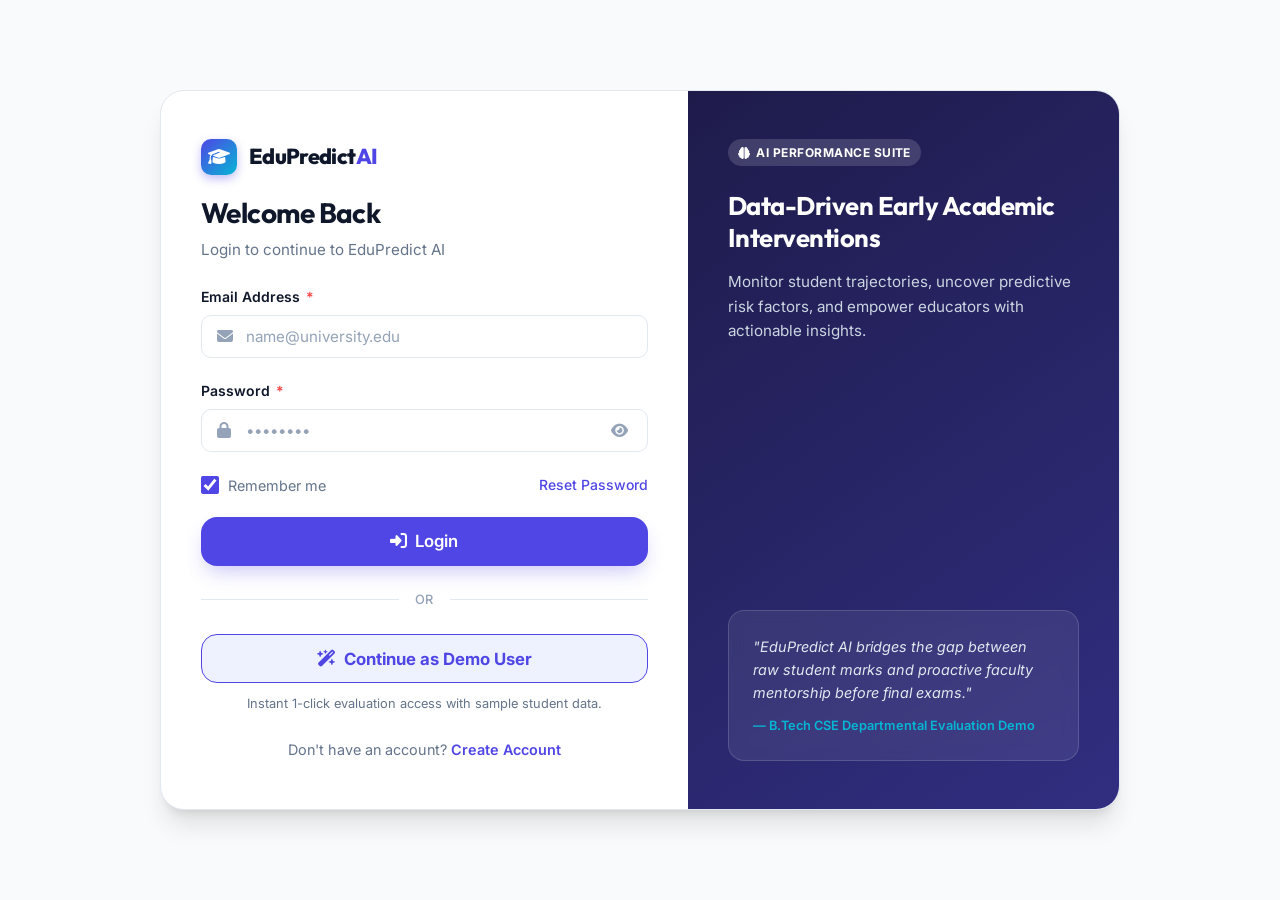
<file: login.html>
<!DOCTYPE html>
<html lang="en">
<head>
  <meta charset="UTF-8">
  <meta name="viewport" content="width=device-width, initial-scale=1.0">
  <meta name="description" content="EduPredict AI — Educator & Faculty Login">
  <title>Login — EduPredict AI</title>
  
  <!-- Typography & Icons -->
  <link rel="preconnect" href="https://fonts.googleapis.com">
  <link rel="preconnect" href="https://fonts.gstatic.com" crossorigin>
  <link href="https://fonts.googleapis.com/css2?family=Inter:wght@300;400;500;600;700&family=Outfit:wght@600;700;800&display=swap" rel="stylesheet">
  <link rel="stylesheet" href="https://cdnjs.cloudflare.com/ajax/libs/font-awesome/6.5.1/css/all.min.css">
  
  <!-- CSS Stylesheets -->
  <link rel="stylesheet" href="css/style.css">
  <link rel="stylesheet" href="css/auth.css">
</head>
<body class="auth-page">

  <div class="auth-container auth-container-wide">
    <div class="auth-split-wrapper">
      
      <!-- Left: Form Side -->
      <div class="auth-form-side">
        <div class="auth-header" style="text-align: left; margin-bottom: 1.5rem;">
          <a href="index.html" class="brand-logo" style="margin-bottom: 1.25rem; justify-content: flex-start;">
            <div class="brand-icon"><i class="fa-solid fa-graduation-cap"></i></div>
            <span>EduPredict<span class="highlight">AI</span></span>
          </a>
          <h2 class="auth-title">Welcome Back</h2>
          <p class="auth-subtitle">Login to continue to EduPredict AI</p>
        </div>

        <!-- Normal Login Form -->
        <form id="loginForm" novalidate>
          <div class="form-group">
            <label for="email" class="form-label">Email Address <span class="required">*</span></label>
            <div class="input-icon-wrapper">
              <i class="fa-solid fa-envelope input-icon"></i>
              <input type="email" id="email" class="form-control" placeholder="name@university.edu" required autocomplete="email">
            </div>
            <div class="invalid-feedback">Please provide a valid email address.</div>
          </div>

          <div class="form-group">
            <label for="password" class="form-label">Password <span class="required">*</span></label>
            <div class="input-icon-wrapper">
              <i class="fa-solid fa-lock input-icon"></i>
              <input type="password" id="password" class="form-control" placeholder="••••••••" required autocomplete="current-password">
              <button type="button" class="input-action-btn" data-action="toggle-password" data-target="password" aria-label="Toggle password visibility">
                <i class="fa-solid fa-eye"></i>
              </button>
            </div>
            <div class="invalid-feedback">Password is required.</div>
          </div>

          <div class="auth-meta-row" style="margin-bottom: 1.25rem;">
            <label class="custom-checkbox">
              <input type="checkbox" id="rememberMe" checked>
              <span>Remember me</span>
            </label>
            <a href="reset-password.html" class="forgot-password-link">Reset Password</a>
          </div>

          <!-- Primary Login Button -->
          <button type="submit" class="btn btn-primary btn-block btn-lg" id="loginSubmitBtn">
            <i class="fa-solid fa-right-to-bracket"></i> Login
          </button>
        </form>

        <div class="auth-divider">
          <span>or</span>
        </div>

        <!-- Continue as Demo User Button (Visually secondary) -->
        <button type="button" class="btn btn-secondary btn-block btn-lg" id="continueDemoBtn" style="border-color: var(--primary); color: var(--primary); font-weight: 700; background: var(--primary-light);">
          <i class="fa-solid fa-wand-magic-sparkles"></i> Continue as Demo User
        </button>

        <p style="text-align: center; font-size: 0.8rem; color: var(--text-muted); margin-top: 0.65rem;">
          Instant 1-click evaluation access with sample student data.
        </p>

        <div class="auth-footer" style="margin-top: 1.5rem;">
          Don't have an account? <a href="register.html">Create Account</a>
        </div>
      </div>

      <!-- Right: Visual Side -->
      <div class="auth-visual-side">
        <div>
          <span class="badge badge-pill" style="background: rgba(255,255,255,0.15); color: #ffffff; margin-bottom: 1.5rem; border: none;">
            <i class="fa-solid fa-brain"></i> AI Performance Suite
          </span>
          <h3>Data-Driven Early Academic Interventions</h3>
          <p>
            Monitor student trajectories, uncover predictive risk factors, and empower educators with actionable insights.
          </p>
        </div>

        <div class="auth-quote-card">
          <p class="quote-text">
            "EduPredict AI bridges the gap between raw student marks and proactive faculty mentorship before final exams."
          </p>
          <div class="quote-author">— B.Tech CSE Departmental Evaluation Demo</div>
        </div>
      </div>

    </div>
  </div>

  <!-- Scripts -->
  <script src="js/api.js?v=2.2"></script>
  <script src="js/app.js?v=2.2"></script>
  <script src="js/auth.js?v=2.2"></script>
</body>
</html>
</file>
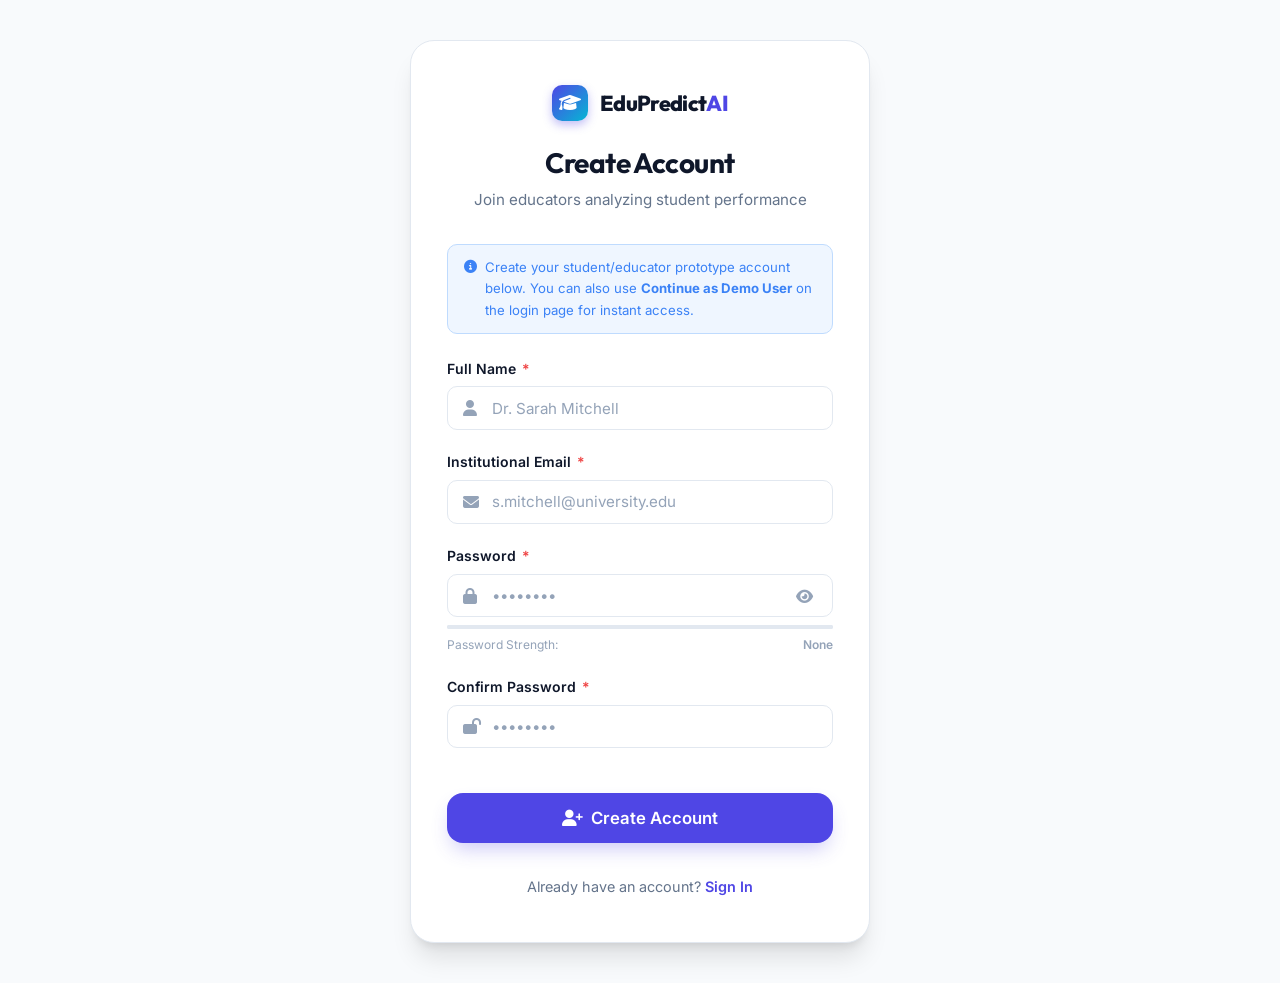
<file: register.html>
<!DOCTYPE html>
<html lang="en">
<head>
  <meta charset="UTF-8">
  <meta name="viewport" content="width=device-width, initial-scale=1.0">
  <meta name="description" content="EduPredict AI — Educator Registration">
  <title>Register — EduPredict AI</title>
  
  <!-- Typography & Icons -->
  <link rel="preconnect" href="https://fonts.googleapis.com">
  <link rel="preconnect" href="https://fonts.gstatic.com" crossorigin>
  <link href="https://fonts.googleapis.com/css2?family=Inter:wght@300;400;500;600;700&family=Outfit:wght@600;700;800&display=swap" rel="stylesheet">
  <link rel="stylesheet" href="https://cdnjs.cloudflare.com/ajax/libs/font-awesome/6.5.1/css/all.min.css">
  
  <!-- CSS Stylesheets -->
  <link rel="stylesheet" href="css/style.css">
  <link rel="stylesheet" href="css/auth.css">
</head>
<body class="auth-page">

  <div class="auth-container">
    <div class="auth-card">
      <div class="auth-header">
        <a href="index.html" class="brand-logo">
          <div class="brand-icon"><i class="fa-solid fa-graduation-cap"></i></div>
          <span>EduPredict<span class="highlight">AI</span></span>
        </a>
        <h2 class="auth-title">Create Account</h2>
        <p class="auth-subtitle">Join educators analyzing student performance</p>
      </div>

      <!-- Prototype Notice Banner -->
      <div style="background: var(--info-bg); border: 1px solid var(--info-border); color: var(--info); border-radius: var(--radius-md); padding: 0.75rem 1rem; font-size: 0.825rem; margin-bottom: 1.5rem; display: flex; align-items: flex-start; gap: 0.5rem;">
        <i class="fa-solid fa-circle-info" style="margin-top: 0.15rem;"></i>
        <span>Create your student/educator prototype account below. You can also use <strong>Continue as Demo User</strong> on the login page for instant access.</span>
      </div>

      <form id="registerForm" novalidate>
        <div class="form-group">
          <label for="fullName" class="form-label">Full Name <span class="required">*</span></label>
          <div class="input-icon-wrapper">
            <i class="fa-solid fa-user input-icon"></i>
            <input type="text" id="fullName" class="form-control" placeholder="Dr. Sarah Mitchell" required autocomplete="name">
          </div>
          <div class="invalid-feedback">Please enter your full name.</div>
        </div>

        <div class="form-group">
          <label for="email" class="form-label">Institutional Email <span class="required">*</span></label>
          <div class="input-icon-wrapper">
            <i class="fa-solid fa-envelope input-icon"></i>
            <input type="email" id="email" class="form-control" placeholder="s.mitchell@university.edu" required autocomplete="email">
          </div>
          <div class="invalid-feedback">Please enter a valid email address.</div>
        </div>

        <div class="form-group">
          <label for="password" class="form-label">Password <span class="required">*</span></label>
          <div class="input-icon-wrapper">
            <i class="fa-solid fa-lock input-icon"></i>
            <input type="password" id="password" class="form-control" placeholder="••••••••" required autocomplete="new-password">
            <button type="button" class="input-action-btn" data-action="toggle-password" data-target="password" aria-label="Toggle password visibility">
              <i class="fa-solid fa-eye"></i>
            </button>
          </div>
          
          <!-- Password Strength Indicator -->
          <div class="password-strength-container" id="passwordStrength">
            <div class="strength-bar-wrapper">
              <div class="strength-segment"></div>
              <div class="strength-segment"></div>
              <div class="strength-segment"></div>
              <div class="strength-segment"></div>
            </div>
            <div class="strength-text-row">
              <span>Password Strength:</span>
              <span class="strength-label">None</span>
            </div>
          </div>
          <div class="invalid-feedback">Password must be at least 6 characters.</div>
        </div>

        <div class="form-group">
          <label for="confirmPassword" class="form-label">Confirm Password <span class="required">*</span></label>
          <div class="input-icon-wrapper">
            <i class="fa-solid fa-lock-open input-icon"></i>
            <input type="password" id="confirmPassword" class="form-control" placeholder="••••••••" required autocomplete="new-password">
          </div>
          <div class="invalid-feedback">Passwords do not match.</div>
        </div>

        <button type="submit" class="btn btn-primary btn-block btn-lg" id="registerSubmitBtn" style="margin-top: 1.5rem;">
          <i class="fa-solid fa-user-plus"></i> Create Account
        </button>
      </form>

      <div class="auth-footer">
        Already have an account? <a href="login.html">Sign In</a>
      </div>
    </div>
  </div>

  <!-- Scripts -->
  <script src="js/api.js?v=2.2"></script>
  <script src="js/app.js?v=2.2"></script>
  <script src="js/auth.js?v=2.2"></script>
</body>
</html>
</file>
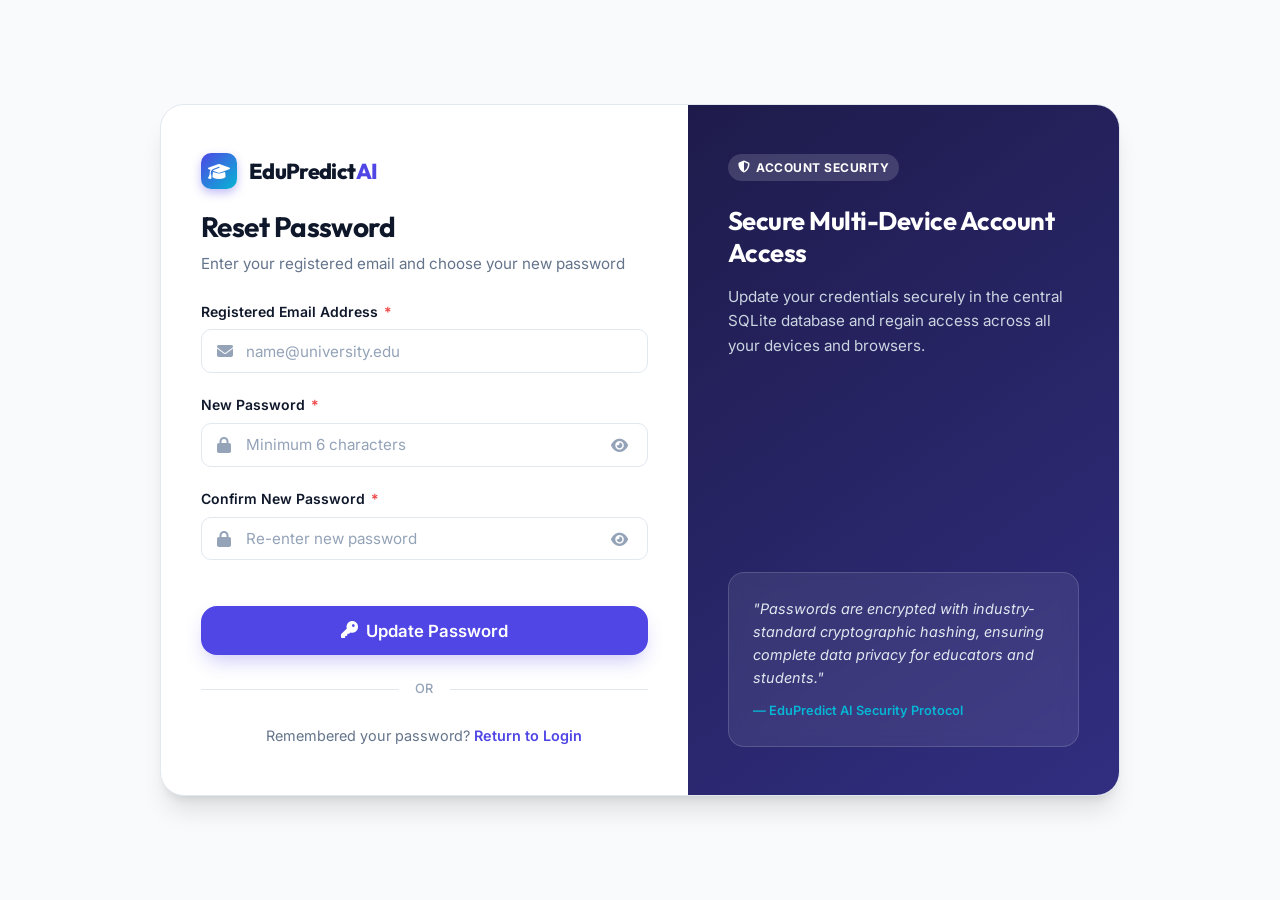
<file: reset-password.html>
<!DOCTYPE html>
<html lang="en">
<head>
  <meta charset="UTF-8">
  <meta name="viewport" content="width=device-width, initial-scale=1.0">
  <meta name="description" content="EduPredict AI — Reset Account Password">
  <title>Reset Password — EduPredict AI</title>
  
  <!-- Typography & Icons -->
  <link rel="preconnect" href="https://fonts.googleapis.com">
  <link rel="preconnect" href="https://fonts.gstatic.com" crossorigin>
  <link href="https://fonts.googleapis.com/css2?family=Inter:wght@300;400;500;600;700&family=Outfit:wght@600;700;800&display=swap" rel="stylesheet">
  <link rel="stylesheet" href="https://cdnjs.cloudflare.com/ajax/libs/font-awesome/6.5.1/css/all.min.css">
  
  <!-- CSS Stylesheets -->
  <link rel="stylesheet" href="css/style.css">
  <link rel="stylesheet" href="css/auth.css">
</head>
<body class="auth-page">

  <div class="auth-container auth-container-wide">
    <div class="auth-split-wrapper">
      
      <!-- Left: Form Side -->
      <div class="auth-form-side">
        <div class="auth-header" style="text-align: left; margin-bottom: 1.5rem;">
          <a href="index.html" class="brand-logo" style="margin-bottom: 1.25rem; justify-content: flex-start;">
            <div class="brand-icon"><i class="fa-solid fa-graduation-cap"></i></div>
            <span>EduPredict<span class="highlight">AI</span></span>
          </a>
          <h2 class="auth-title">Reset Password</h2>
          <p class="auth-subtitle">Enter your registered email and choose your new password</p>
        </div>

        <!-- Reset Password Form -->
        <form id="forgotPasswordForm" novalidate>
          <div class="form-group">
            <label for="forgotEmail" class="form-label">Registered Email Address <span class="required">*</span></label>
            <div class="input-icon-wrapper">
              <i class="fa-solid fa-envelope input-icon"></i>
              <input type="email" id="forgotEmail" class="form-control" placeholder="name@university.edu" required autocomplete="email">
            </div>
            <div class="invalid-feedback">Please provide a valid registered email address.</div>
          </div>

          <div class="form-group">
            <label for="forgotNewPassword" class="form-label">New Password <span class="required">*</span></label>
            <div class="input-icon-wrapper">
              <i class="fa-solid fa-lock input-icon"></i>
              <input type="password" id="forgotNewPassword" class="form-control" placeholder="Minimum 6 characters" required autocomplete="new-password">
              <button type="button" class="input-action-btn" data-action="toggle-password" data-target="forgotNewPassword" aria-label="Toggle password visibility">
                <i class="fa-solid fa-eye"></i>
              </button>
            </div>
            <div class="invalid-feedback">New password must be at least 6 characters.</div>
          </div>

          <div class="form-group">
            <label for="forgotConfirmPassword" class="form-label">Confirm New Password <span class="required">*</span></label>
            <div class="input-icon-wrapper">
              <i class="fa-solid fa-lock input-icon"></i>
              <input type="password" id="forgotConfirmPassword" class="form-control" placeholder="Re-enter new password" required autocomplete="new-password">
              <button type="button" class="input-action-btn" data-action="toggle-password" data-target="forgotConfirmPassword" aria-label="Toggle password visibility">
                <i class="fa-solid fa-eye"></i>
              </button>
            </div>
            <div class="invalid-feedback">Passwords must match.</div>
          </div>

          <!-- Primary Submit Button -->
          <button type="submit" class="btn btn-primary btn-block btn-lg" id="forgotSubmitBtn" style="margin-top: 1.5rem;">
            <i class="fa-solid fa-key"></i> Update Password
          </button>
        </form>

        <div class="auth-divider">
          <span>or</span>
        </div>

        <div class="auth-footer" style="margin-top: 1.25rem;">
          Remembered your password? <a href="login.html">Return to Login</a>
        </div>
      </div>

      <!-- Right: Visual Side -->
      <div class="auth-visual-side">
        <div>
          <span class="badge badge-pill" style="background: rgba(255,255,255,0.15); color: #ffffff; margin-bottom: 1.5rem; border: none;">
            <i class="fa-solid fa-shield-halved"></i> Account Security
          </span>
          <h3>Secure Multi-Device Account Access</h3>
          <p>
            Update your credentials securely in the central SQLite database and regain access across all your devices and browsers.
          </p>
        </div>

        <div class="auth-quote-card">
          <p class="quote-text">
            "Passwords are encrypted with industry-standard cryptographic hashing, ensuring complete data privacy for educators and students."
          </p>
          <div class="quote-author">— EduPredict AI Security Protocol</div>
        </div>
      </div>

    </div>
  </div>

  <!-- Scripts -->
  <script src="js/api.js?v=2.2"></script>
  <script src="js/app.js?v=2.2"></script>
  <script src="js/auth.js?v=2.2"></script>
</body>
</html>
</file>
<file: css/style.css>
/* ==========================================================================
   EDUPREDICT AI — GLOBAL DESIGN SYSTEM & STYLES
   Turn Student Data into Academic Insights
   ========================================================================== */

/* --- CSS Variables & Design Tokens --- */
:root {
  /* Brand Color Palette */
  --primary: #4f46e5;         /* Deep Indigo */
  --primary-hover: #4338ca;
  --primary-light: #eef2ff;
  --primary-glow: rgba(79, 70, 229, 0.18);
  
  --accent: #06b6d4;          /* Electric Cyan */
  --accent-light: #ecfeff;
  
  /* Semantic Status Colors */
  --success: #10b981;         /* Emerald - Excellent */
  --success-bg: #ecfdf5;
  --success-border: #a7f3d0;
  
  --info: #3b82f6;            /* Blue - Good */
  --info-bg: #eff6ff;
  --info-border: #bfdbfe;
  
  --warning: #f59e0b;         /* Amber - Average */
  --warning-bg: #fffbeb;
  --warning-border: #fde68a;
  
  --danger: #ef4444;          /* Rose - Needs Attention */
  --danger-bg: #fef2f2;
  --danger-border: #fecaca;
  
  /* Neutrals (Light Mode Default) */
  --bg-body: #f8fafc;
  --bg-surface: #ffffff;
  --bg-surface-elevated: #ffffff;
  --bg-subtle: #f1f5f9;
  --bg-muted: #e2e8f0;
  
  --text-main: #0f172a;       /* Slate 900 */
  --text-muted: #64748b;      /* Slate 500 */
  --text-subtle: #94a3b8;     /* Slate 400 */
  --text-inverse: #ffffff;
  
  --border-light: #e2e8f0;
  --border-medium: #cbd5e1;
  --border-focus: #818cf8;
  
  /* Elevation & Shadows */
  --shadow-xs: 0 1px 2px 0 rgba(0, 0, 0, 0.05);
  --shadow-sm: 0 1px 3px 0 rgba(0, 0, 0, 0.1), 0 1px 2px -1px rgba(0, 0, 0, 0.1);
  --shadow-md: 0 4px 6px -1px rgba(0, 0, 0, 0.1), 0 2px 4px -2px rgba(0, 0, 0, 0.1);
  --shadow-lg: 0 10px 15px -3px rgba(0, 0, 0, 0.1), 0 4px 6px -4px rgba(0, 0, 0, 0.1);
  --shadow-xl: 0 20px 25px -5px rgba(0, 0, 0, 0.1), 0 8px 10px -6px rgba(0, 0, 0, 0.1);
  --shadow-primary: 0 10px 20px -5px rgba(79, 70, 229, 0.3);
  
  /* Typography */
  --font-sans: 'Inter', system-ui, -apple-system, BlinkMacSystemFont, 'Segoe UI', Roboto, Oxygen, Ubuntu, Cantarell, sans-serif;
  --font-heading: 'Outfit', 'Inter', system-ui, sans-serif;
  
  /* Layout Sizing */
  --radius-sm: 6px;
  --radius-md: 10px;
  --radius-lg: 16px;
  --radius-xl: 24px;
  --radius-full: 9999px;
  
  --header-height: 72px;
  --sidebar-width: 260px;
  --max-width: 1240px;
  
  --transition-fast: 0.15s ease;
  --transition-base: 0.25s ease;
  --transition-smooth: 0.35s cubic-bezier(0.16, 1, 0.3, 1);
}

/* --- Dark Theme Overrides --- */
[data-theme="dark"] {
  --bg-body: #090d16;
  --bg-surface: #111827;
  --bg-surface-elevated: #1e293b;
  --bg-subtle: #1f293d;
  --bg-muted: #334155;
  
  --text-main: #f8fafc;
  --text-muted: #94a3b8;
  --text-subtle: #64748b;
  
  --border-light: #1e293b;
  --border-medium: #334155;
  --border-focus: #6366f1;
  
  --primary-light: rgba(79, 70, 229, 0.2);
  --accent-light: rgba(6, 182, 212, 0.15);
  
  --success-bg: rgba(16, 185, 129, 0.15);
  --success-border: rgba(16, 185, 129, 0.3);
  
  --info-bg: rgba(59, 130, 246, 0.15);
  --info-border: rgba(59, 130, 246, 0.3);
  
  --warning-bg: rgba(245, 158, 11, 0.15);
  --warning-border: rgba(245, 158, 11, 0.3);
  
  --danger-bg: rgba(239, 68, 68, 0.15);
  --danger-border: rgba(239, 68, 68, 0.3);
  
  --shadow-sm: 0 1px 3px 0 rgba(0, 0, 0, 0.4);
  --shadow-md: 0 4px 6px -1px rgba(0, 0, 0, 0.5);
  --shadow-lg: 0 10px 15px -3px rgba(0, 0, 0, 0.6);
}

/* --- Base Reset & Global Styles --- */
*, *::before, *::after {
  box-sizing: border-box;
  margin: 0;
  padding: 0;
}

html {
  font-size: 16px;
  scroll-behavior: smooth;
}

body {
  font-family: var(--font-sans);
  background-color: var(--bg-body);
  color: var(--text-main);
  line-height: 1.6;
  -webkit-font-smoothing: antialiased;
  -moz-osx-font-smoothing: grayscale;
  min-height: 100vh;
  display: flex;
  flex-direction: column;
  transition: background-color var(--transition-base), color var(--transition-base);
}

img, svg {
  display: block;
  max-width: 100%;
}

a {
  color: var(--primary);
  text-decoration: none;
  transition: color var(--transition-fast);
}

a:hover {
  color: var(--primary-hover);
}

h1, h2, h3, h4, h5, h6 {
  font-family: var(--font-heading);
  color: var(--text-main);
  line-height: 1.25;
  font-weight: 700;
  letter-spacing: -0.02em;
}

h1 { font-size: 2.75rem; }
h2 { font-size: 2rem; }
h3 { font-size: 1.5rem; }
h4 { font-size: 1.25rem; }
h5 { font-size: 1.1rem; }
h6 { font-size: 0.95rem; }

p {
  color: var(--text-muted);
}

/* --- Layout Container --- */
.container {
  width: 100%;
  max-width: var(--max-width);
  margin-left: auto;
  margin-right: auto;
  padding-left: 1.5rem;
  padding-right: 1.5rem;
}

.container-narrow {
  max-width: 800px;
}

/* --- Navigation Bar (Public) --- */
.navbar {
  position: sticky;
  top: 0;
  z-index: 100;
  height: var(--header-height);
  background-color: rgba(255, 255, 255, 0.85);
  backdrop-filter: blur(12px);
  -webkit-backdrop-filter: blur(12px);
  border-bottom: 1px solid var(--border-light);
  transition: background-color var(--transition-base), border-color var(--transition-base);
}

[data-theme="dark"] .navbar {
  background-color: rgba(17, 24, 39, 0.85);
}

.navbar .nav-container {
  display: flex;
  align-items: center;
  justify-content: space-between;
  height: 100%;
}

.brand-logo {
  display: flex;
  align-items: center;
  gap: 0.75rem;
  font-family: var(--font-heading);
  font-size: 1.35rem;
  font-weight: 800;
  color: var(--text-main);
  letter-spacing: -0.03em;
}

.brand-icon {
  width: 36px;
  height: 36px;
  background: linear-gradient(135deg, var(--primary), var(--accent));
  color: #ffffff;
  border-radius: var(--radius-md);
  display: flex;
  align-items: center;
  justify-content: center;
  font-size: 1.1rem;
  box-shadow: 0 4px 10px rgba(79, 70, 229, 0.35);
}

.brand-logo span.highlight {
  color: var(--primary);
}

.nav-links {
  display: flex;
  align-items: center;
  gap: 2rem;
  list-style: none;
}

.nav-link {
  font-weight: 500;
  font-size: 0.95rem;
  color: var(--text-muted);
  position: relative;
  padding: 0.25rem 0;
}

.nav-link:hover, .nav-link.active {
  color: var(--primary);
}

.nav-link.active::after {
  content: '';
  position: absolute;
  bottom: -4px;
  left: 0;
  right: 0;
  height: 2px;
  background-color: var(--primary);
  border-radius: var(--radius-full);
}

.nav-actions {
  display: flex;
  align-items: center;
  gap: 1rem;
}

.mobile-menu-btn {
  display: none;
  background: none;
  border: none;
  color: var(--text-main);
  font-size: 1.5rem;
  cursor: pointer;
  padding: 0.5rem;
}

/* --- Buttons --- */
.btn {
  display: inline-flex;
  align-items: center;
  justify-content: center;
  gap: 0.5rem;
  font-family: var(--font-sans);
  font-size: 0.95rem;
  font-weight: 600;
  padding: 0.65rem 1.35rem;
  border-radius: var(--radius-md);
  border: 1px solid transparent;
  cursor: pointer;
  transition: all var(--transition-fast);
  text-align: center;
  white-space: nowrap;
  user-select: none;
}

.btn:disabled {
  opacity: 0.6;
  cursor: not-allowed;
  pointer-events: none;
}

.btn-primary {
  background-color: var(--primary);
  color: #ffffff;
  box-shadow: var(--shadow-primary);
}

.btn-primary:hover {
  background-color: var(--primary-hover);
  color: #ffffff;
  transform: translateY(-1px);
  box-shadow: 0 12px 24px -6px rgba(79, 70, 229, 0.4);
}

.btn-secondary {
  background-color: var(--bg-surface);
  color: var(--text-main);
  border-color: var(--border-medium);
}

.btn-secondary:hover {
  background-color: var(--bg-subtle);
  border-color: var(--border-focus);
  color: var(--primary);
}

.btn-outline {
  background-color: transparent;
  color: var(--primary);
  border-color: var(--primary);
}

.btn-outline:hover {
  background-color: var(--primary-light);
}

.btn-danger {
  background-color: var(--danger);
  color: #ffffff;
}

.btn-danger:hover {
  background-color: #dc2626;
  color: #ffffff;
}

.btn-ghost {
  background-color: transparent;
  color: var(--text-muted);
  border-color: transparent;
}

.btn-ghost:hover {
  background-color: var(--bg-subtle);
  color: var(--text-main);
}

.btn-sm {
  font-size: 0.85rem;
  padding: 0.4rem 0.85rem;
  border-radius: var(--radius-sm);
}

.btn-lg {
  font-size: 1.05rem;
  padding: 0.85rem 1.85rem;
  border-radius: var(--radius-lg);
}

.btn-block {
  width: 100%;
}

.btn-icon-only {
  padding: 0.65rem;
  border-radius: var(--radius-md);
}

/* --- Theme Toggle Button --- */
.theme-toggle-btn {
  background: var(--bg-subtle);
  border: 1px solid var(--border-light);
  color: var(--text-muted);
  width: 40px;
  height: 40px;
  border-radius: var(--radius-md);
  display: flex;
  align-items: center;
  justify-content: center;
  cursor: pointer;
  font-size: 1rem;
  transition: all var(--transition-fast);
}

.theme-toggle-btn:hover {
  color: var(--primary);
  border-color: var(--border-medium);
  background: var(--bg-muted);
}

/* --- Badges & Chips --- */
.badge {
  display: inline-flex;
  align-items: center;
  gap: 0.35rem;
  font-size: 0.75rem;
  font-weight: 700;
  padding: 0.25rem 0.65rem;
  border-radius: var(--radius-full);
  text-transform: uppercase;
  letter-spacing: 0.04em;
}

.badge-excellent {
  background-color: var(--success-bg);
  color: var(--success);
  border: 1px solid var(--success-border);
}

.badge-good {
  background-color: var(--info-bg);
  color: var(--info);
  border: 1px solid var(--info-border);
}

.badge-average {
  background-color: var(--warning-bg);
  color: var(--warning);
  border: 1px solid var(--warning-border);
}

.badge-danger, .badge-needs-attention {
  background-color: var(--danger-bg);
  color: var(--danger);
  border: 1px solid var(--danger-border);
}

.badge-neutral {
  background-color: var(--bg-subtle);
  color: var(--text-muted);
  border: 1px solid var(--border-light);
}

.badge-pill {
  border-radius: var(--radius-full);
}

/* --- Cards --- */
.card {
  background-color: var(--bg-surface);
  border: 1px solid var(--border-light);
  border-radius: var(--radius-lg);
  padding: 1.75rem;
  box-shadow: var(--shadow-sm);
  transition: transform var(--transition-base), box-shadow var(--transition-base), border-color var(--transition-base);
}

.card:hover {
  border-color: var(--border-medium);
}

.card-hover:hover {
  transform: translateY(-4px);
  box-shadow: var(--shadow-lg);
  border-color: var(--border-focus);
}

.card-header {
  display: flex;
  align-items: center;
  justify-content: space-between;
  margin-bottom: 1.25rem;
  padding-bottom: 1rem;
  border-bottom: 1px solid var(--border-light);
}

.card-title {
  font-size: 1.2rem;
  font-weight: 700;
}

/* --- Form Controls --- */
.form-group {
  margin-bottom: 1.35rem;
  position: relative;
}

.form-label {
  display: block;
  font-size: 0.875rem;
  font-weight: 600;
  color: var(--text-main);
  margin-bottom: 0.4rem;
}

.form-label .required {
  color: var(--danger);
  margin-left: 0.15rem;
}

.form-helper {
  display: block;
  font-size: 0.775rem;
  color: var(--text-subtle);
  margin-top: 0.35rem;
}

.form-control {
  width: 100%;
  font-family: var(--font-sans);
  font-size: 0.95rem;
  color: var(--text-main);
  background-color: var(--bg-surface);
  border: 1.5px solid var(--border-light);
  border-radius: var(--radius-md);
  padding: 0.7rem 1rem;
  outline: none;
  transition: border-color var(--transition-fast), box-shadow var(--transition-fast), background-color var(--transition-fast);
}

.form-control:focus {
  border-color: var(--primary);
  box-shadow: 0 0 0 3px var(--primary-glow);
}

.form-control::placeholder {
  color: var(--text-subtle);
}

.form-control.is-invalid {
  border-color: var(--danger);
}

.form-control.is-invalid:focus {
  box-shadow: 0 0 0 3px rgba(239, 68, 68, 0.2);
}

.invalid-feedback {
  display: none;
  font-size: 0.775rem;
  color: var(--danger);
  margin-top: 0.35rem;
  font-weight: 500;
}

.is-invalid ~ .invalid-feedback {
  display: block;
}

.input-icon-wrapper {
  position: relative;
}

.input-icon-wrapper .input-icon {
  position: absolute;
  left: 1rem;
  top: 50%;
  transform: translateY(-50%);
  color: var(--text-subtle);
  pointer-events: none;
}

.input-icon-wrapper .form-control {
  padding-left: 2.75rem;
}

.input-icon-wrapper .input-action-btn {
  position: absolute;
  right: 0.75rem;
  top: 50%;
  transform: translateY(-50%);
  background: none;
  border: none;
  color: var(--text-subtle);
  cursor: pointer;
  padding: 0.25rem 0.5rem;
  font-size: 0.95rem;
}

.input-icon-wrapper .input-action-btn:hover {
  color: var(--text-main);
}

/* --- Radio & Checkbox Styles --- */
.custom-checkbox, .custom-radio {
  display: flex;
  align-items: center;
  gap: 0.6rem;
  cursor: pointer;
  user-select: none;
  font-size: 0.9rem;
  color: var(--text-muted);
}

.custom-checkbox input, .custom-radio input {
  accent-color: var(--primary);
  width: 1.1rem;
  height: 1.1rem;
  cursor: pointer;
}

.radio-group-grid {
  display: grid;
  grid-template-columns: repeat(auto-fit, minmax(130px, 1fr));
  gap: 0.75rem;
}

.radio-card {
  position: relative;
  display: flex;
  flex-direction: column;
  align-items: center;
  justify-content: center;
  padding: 0.85rem 1rem;
  border: 1.5px solid var(--border-light);
  border-radius: var(--radius-md);
  background-color: var(--bg-surface);
  cursor: pointer;
  transition: all var(--transition-fast);
  text-align: center;
  font-size: 0.9rem;
  font-weight: 500;
}

.radio-card input {
  position: absolute;
  opacity: 0;
  pointer-events: none;
}

.radio-card:hover {
  border-color: var(--border-medium);
  background-color: var(--bg-subtle);
}

.radio-card.selected, .radio-card input:checked + .radio-card-content, .radio-card:has(input:checked) {
  border-color: var(--primary);
  background-color: var(--primary-light);
  color: var(--primary);
  font-weight: 600;
}

/* --- Hero Section Styles --- */
.hero-section {
  padding: 5.5rem 0 4.5rem;
  position: relative;
  overflow: hidden;
}

.hero-grid {
  display: grid;
  grid-template-columns: 1.1fr 0.9fr;
  gap: 3.5rem;
  align-items: center;
}

.hero-pill {
  display: inline-flex;
  align-items: center;
  gap: 0.5rem;
  background-color: var(--primary-light);
  color: var(--primary);
  border: 1px solid rgba(79, 70, 229, 0.2);
  padding: 0.35rem 0.85rem;
  border-radius: var(--radius-full);
  font-size: 0.85rem;
  font-weight: 600;
  margin-bottom: 1.5rem;
}

.hero-headline {
  font-size: 3.25rem;
  font-weight: 800;
  line-height: 1.15;
  margin-bottom: 1.25rem;
  letter-spacing: -0.03em;
}

.hero-headline .text-gradient {
  background: linear-gradient(135deg, var(--primary) 0%, var(--accent) 100%);
  -webkit-background-clip: text;
  -webkit-text-fill-color: transparent;
}

.hero-subheadline {
  font-size: 1.15rem;
  color: var(--text-muted);
  margin-bottom: 2rem;
  line-height: 1.65;
  max-width: 540px;
}

.hero-actions {
  display: flex;
  align-items: center;
  gap: 1rem;
  margin-bottom: 2.25rem;
  flex-wrap: wrap;
}

.hero-trust {
  display: flex;
  align-items: center;
  gap: 0.65rem;
  font-size: 0.85rem;
  color: var(--text-muted);
}

.hero-trust i {
  color: var(--success);
}

.hero-visual-card {
  position: relative;
  background: linear-gradient(145deg, var(--bg-surface), var(--bg-subtle));
  border: 1px solid var(--border-light);
  border-radius: var(--radius-xl);
  padding: 2rem;
  box-shadow: var(--shadow-xl);
}

.hero-visual-preview {
  background: var(--bg-surface);
  border: 1px solid var(--border-light);
  border-radius: var(--radius-lg);
  padding: 1.5rem;
  box-shadow: var(--shadow-md);
}

.preview-metric-row {
  display: grid;
  grid-template-columns: repeat(3, 1fr);
  gap: 1rem;
  margin-bottom: 1.5rem;
}

.preview-stat {
  background: var(--bg-subtle);
  padding: 0.85rem;
  border-radius: var(--radius-md);
  text-align: center;
}

.preview-stat .stat-num {
  font-size: 1.25rem;
  font-weight: 700;
  color: var(--text-main);
  display: block;
}

.preview-stat .stat-lbl {
  font-size: 0.75rem;
  color: var(--text-muted);
}

/* --- Section Global Structure --- */
.section {
  padding: 5rem 0;
}

.section-alt {
  background-color: var(--bg-subtle);
}

.section-header {
  text-align: center;
  max-width: 680px;
  margin: 0 auto 3.5rem;
}

.section-header .section-tag {
  color: var(--primary);
  font-size: 0.85rem;
  font-weight: 700;
  text-transform: uppercase;
  letter-spacing: 0.08em;
  margin-bottom: 0.5rem;
  display: block;
}

.section-header .section-title {
  font-size: 2.25rem;
  margin-bottom: 0.85rem;
}

.section-header .section-desc {
  font-size: 1.05rem;
  color: var(--text-muted);
}

/* --- Feature Grid --- */
.features-grid {
  display: grid;
  grid-template-columns: repeat(auto-fit, minmax(260px, 1fr));
  gap: 2rem;
}

.feature-card {
  background: var(--bg-surface);
  border: 1px solid var(--border-light);
  border-radius: var(--radius-lg);
  padding: 2rem;
  box-shadow: var(--shadow-sm);
  transition: all var(--transition-base);
}

.feature-card:hover {
  transform: translateY(-4px);
  box-shadow: var(--shadow-lg);
  border-color: var(--border-focus);
}

.feature-icon-wrapper {
  width: 52px;
  height: 52px;
  background: var(--primary-light);
  color: var(--primary);
  border-radius: var(--radius-md);
  display: flex;
  align-items: center;
  justify-content: center;
  font-size: 1.35rem;
  margin-bottom: 1.25rem;
}

.feature-card h4 {
  margin-bottom: 0.65rem;
}

/* --- How it Works (3 Step Connected Workflow) --- */
.workflow-grid {
  display: grid;
  grid-template-columns: repeat(3, 1fr);
  gap: 2rem;
  position: relative;
}

.workflow-card {
  background: var(--bg-surface);
  border: 1px solid var(--border-light);
  border-radius: var(--radius-lg);
  padding: 2.25rem 1.75rem;
  position: relative;
  box-shadow: var(--shadow-sm);
}

.step-number {
  position: absolute;
  top: 1.25rem;
  right: 1.5rem;
  font-family: var(--font-heading);
  font-size: 2.25rem;
  font-weight: 800;
  color: var(--text-subtle);
  opacity: 0.35;
}

.workflow-icon {
  width: 48px;
  height: 48px;
  background: linear-gradient(135deg, var(--primary), var(--accent));
  color: #fff;
  border-radius: var(--radius-md);
  display: flex;
  align-items: center;
  justify-content: center;
  font-size: 1.2rem;
  margin-bottom: 1.25rem;
}

/* --- Stakeholder Cards --- */
.stakeholders-grid {
  display: grid;
  grid-template-columns: repeat(3, 1fr);
  gap: 2rem;
}

.stakeholder-card {
  background: var(--bg-surface);
  border: 1px solid var(--border-light);
  border-radius: var(--radius-lg);
  padding: 2rem;
}

.stakeholder-card ul {
  list-style: none;
  margin-top: 1rem;
}

.stakeholder-card ul li {
  display: flex;
  align-items: flex-start;
  gap: 0.65rem;
  font-size: 0.9rem;
  color: var(--text-muted);
  margin-bottom: 0.75rem;
}

.stakeholder-card ul li i {
  color: var(--success);
  margin-top: 0.25rem;
}

/* --- Tech Stack Display --- */
.tech-grid {
  display: grid;
  grid-template-columns: repeat(auto-fit, minmax(170px, 1fr));
  gap: 1.25rem;
}

.tech-card {
  background: var(--bg-surface);
  border: 1px solid var(--border-light);
  border-radius: var(--radius-md);
  padding: 1.25rem;
  text-align: center;
  display: flex;
  flex-direction: column;
  align-items: center;
  gap: 0.5rem;
  transition: all var(--transition-fast);
}

.tech-card:hover {
  border-color: var(--primary);
  transform: translateY(-2px);
}

.tech-card i {
  font-size: 2rem;
  color: var(--primary);
}

.tech-card .tech-name {
  font-weight: 700;
  font-size: 0.95rem;
  color: var(--text-main);
}

.tech-card .tech-role {
  font-size: 0.75rem;
  color: var(--text-muted);
}

/* --- Final CTA --- */
.cta-banner {
  background: linear-gradient(135deg, #1e1b4b, #312e81);
  color: #ffffff;
  border-radius: var(--radius-xl);
  padding: 4rem 2.5rem;
  text-align: center;
  position: relative;
  overflow: hidden;
  box-shadow: var(--shadow-xl);
}

.cta-banner h2 {
  color: #ffffff;
  font-size: 2.5rem;
  margin-bottom: 1rem;
}

.cta-banner p {
  color: #cbd5e1;
  font-size: 1.1rem;
  max-width: 560px;
  margin: 0 auto 2rem;
}

/* --- Footer --- */
.footer {
  background-color: var(--bg-surface);
  border-top: 1px solid var(--border-light);
  padding: 4rem 0 2rem;
  margin-top: auto;
}

.footer-grid {
  display: grid;
  grid-template-columns: 2fr 1fr 1fr 1fr;
  gap: 3rem;
  margin-bottom: 3rem;
}

.footer-brand p {
  margin-top: 0.75rem;
  font-size: 0.9rem;
  max-width: 300px;
}

.footer-heading {
  font-size: 0.95rem;
  font-weight: 700;
  color: var(--text-main);
  margin-bottom: 1.25rem;
  text-transform: uppercase;
  letter-spacing: 0.05em;
}

.footer-links {
  list-style: none;
}

.footer-links li {
  margin-bottom: 0.65rem;
}

.footer-links a {
  color: var(--text-muted);
  font-size: 0.9rem;
}

.footer-links a:hover {
  color: var(--primary);
}

.footer-bottom {
  padding-top: 2rem;
  border-top: 1px solid var(--border-light);
  display: flex;
  align-items: center;
  justify-content: space-between;
  font-size: 0.85rem;
  color: var(--text-subtle);
  flex-wrap: wrap;
  gap: 1rem;
}

/* --- Toast Alert Notifications --- */
.toast-container {
  position: fixed;
  bottom: 1.5rem;
  right: 1.5rem;
  z-index: 1000;
  display: flex;
  flex-direction: column;
  gap: 0.75rem;
  pointer-events: none;
}

.toast {
  pointer-events: auto;
  min-width: 300px;
  max-width: 420px;
  background: var(--bg-surface-elevated);
  color: var(--text-main);
  border: 1px solid var(--border-light);
  border-radius: var(--radius-md);
  padding: 1rem 1.25rem;
  box-shadow: var(--shadow-xl);
  display: flex;
  align-items: flex-start;
  gap: 0.85rem;
  animation: slideInRight 0.3s cubic-bezier(0.16, 1, 0.3, 1);
  transition: all var(--transition-base);
}

.toast.toast-success {
  border-left: 4px solid var(--success);
}
.toast.toast-info {
  border-left: 4px solid var(--info);
}
.toast.toast-warning {
  border-left: 4px solid var(--warning);
}
.toast.toast-danger {
  border-left: 4px solid var(--danger);
}

.toast-icon {
  font-size: 1.2rem;
  margin-top: 0.1rem;
}
.toast-success .toast-icon { color: var(--success); }
.toast-info .toast-icon { color: var(--info); }
.toast-warning .toast-icon { color: var(--warning); }
.toast-danger .toast-icon { color: var(--danger); }

.toast-content {
  flex: 1;
}

.toast-title {
  font-weight: 700;
  font-size: 0.9rem;
  margin-bottom: 0.2rem;
}

.toast-message {
  font-size: 0.825rem;
  color: var(--text-muted);
}

.toast-close {
  background: none;
  border: none;
  color: var(--text-subtle);
  cursor: pointer;
  font-size: 1rem;
  padding: 0.1rem;
}

@keyframes slideInRight {
  from {
    opacity: 0;
    transform: translateX(100%);
  }
  to {
    opacity: 1;
    transform: translateX(0);
  }
}

/* --- Modal Overlay & Dialog --- */
.modal-overlay {
  position: fixed;
  inset: 0;
  background-color: rgba(15, 23, 42, 0.6);
  backdrop-filter: blur(4px);
  z-index: 999;
  display: flex;
  align-items: center;
  justify-content: center;
  padding: 1.5rem;
  opacity: 0;
  visibility: hidden;
  transition: all var(--transition-base);
}

.modal-overlay.active {
  opacity: 1;
  visibility: visible;
}

.modal-dialog {
  background-color: var(--bg-surface);
  border: 1px solid var(--border-light);
  border-radius: var(--radius-lg);
  max-width: 520px;
  width: 100%;
  padding: 2rem;
  box-shadow: var(--shadow-xl);
  transform: scale(0.95);
  transition: transform var(--transition-base);
}

.modal-overlay.active .modal-dialog {
  transform: scale(1);
}

.modal-header {
  display: flex;
  align-items: center;
  justify-content: space-between;
  margin-bottom: 1rem;
}

.modal-title {
  font-size: 1.25rem;
  font-weight: 700;
}

.modal-footer {
  display: flex;
  align-items: center;
  justify-content: flex-end;
  gap: 0.75rem;
  margin-top: 1.5rem;
}

/* --- Responsive Breakpoints --- */
@media (max-width: 1024px) {
  .hero-grid {
    grid-template-columns: 1fr;
    text-align: center;
    gap: 2.5rem;
  }
  .hero-subheadline {
    margin-left: auto;
    margin-right: auto;
  }
  .hero-actions, .hero-trust {
    justify-content: center;
  }
  .workflow-grid, .stakeholders-grid {
    grid-template-columns: 1fr;
  }
  .footer-grid {
    grid-template-columns: 1fr 1fr;
  }
}

@media (max-width: 768px) {
  h1 { font-size: 2.2rem; }
  h2 { font-size: 1.75rem; }
  .hero-headline { font-size: 2.35rem; }
  
  .mobile-menu-btn {
    display: block;
  }
  
  .nav-links {
    position: fixed;
    top: var(--header-height);
    left: 0;
    right: 0;
    background-color: var(--bg-surface);
    border-bottom: 1px solid var(--border-light);
    flex-direction: column;
    padding: 1.5rem;
    gap: 1.25rem;
    display: none;
    box-shadow: var(--shadow-lg);
  }
  
  .nav-links.active {
    display: flex;
  }
  
  .footer-grid {
    grid-template-columns: 1fr;
    gap: 2rem;
  }
}
</file>
<file: css/auth.css>
/* ==========================================================================
   EDUPREDICT AI — AUTHENTICATION STYLES (LOGIN & REGISTER)
   ========================================================================== */

.auth-page {
  min-height: 100vh;
  display: flex;
  align-items: center;
  justify-content: center;
  padding: 2.5rem 1.5rem;
  background-color: var(--bg-body);
  position: relative;
}

.auth-container {
  width: 100%;
  max-width: 460px;
}

.auth-container-wide {
  max-width: 960px;
}

.auth-split-wrapper {
  display: grid;
  grid-template-columns: 1.1fr 0.9fr;
  background: var(--bg-surface);
  border: 1px solid var(--border-light);
  border-radius: var(--radius-xl);
  box-shadow: var(--shadow-xl);
  overflow: hidden;
}

.auth-form-side {
  padding: 3rem 2.5rem;
}

.auth-visual-side {
  background: linear-gradient(145deg, #1e1b4b, #312e81);
  color: #ffffff;
  padding: 3rem 2.5rem;
  display: flex;
  flex-direction: column;
  justify-content: space-between;
  position: relative;
}

.auth-visual-side h3 {
  color: #ffffff;
  font-size: 1.6rem;
  margin-bottom: 1rem;
}

.auth-visual-side p {
  color: #cbd5e1;
  font-size: 0.95rem;
  line-height: 1.6;
}

.auth-quote-card {
  background: rgba(255, 255, 255, 0.08);
  backdrop-filter: blur(8px);
  border: 1px solid rgba(255, 255, 255, 0.15);
  border-radius: var(--radius-lg);
  padding: 1.5rem;
  margin-top: 2rem;
}

.auth-quote-card .quote-text {
  font-style: italic;
  font-size: 0.9rem;
  color: #e2e8f0;
  margin-bottom: 0.75rem;
}

.auth-quote-card .quote-author {
  font-size: 0.8rem;
  font-weight: 600;
  color: var(--accent);
}

.auth-card {
  background: var(--bg-surface);
  border: 1px solid var(--border-light);
  border-radius: var(--radius-xl);
  padding: 2.75rem 2.25rem;
  box-shadow: var(--shadow-xl);
}

.auth-header {
  text-align: center;
  margin-bottom: 2rem;
}

.auth-header .brand-logo {
  justify-content: center;
  margin-bottom: 1.5rem;
}

.auth-title {
  font-size: 1.75rem;
  font-weight: 700;
  margin-bottom: 0.5rem;
}

.auth-subtitle {
  color: var(--text-muted);
  font-size: 0.95rem;
}

.social-login-btn {
  width: 100%;
  background-color: var(--bg-surface);
  color: var(--text-main);
  border: 1.5px solid var(--border-light);
  border-radius: var(--radius-md);
  padding: 0.75rem 1rem;
  font-weight: 600;
  font-size: 0.95rem;
  display: flex;
  align-items: center;
  justify-content: center;
  gap: 0.75rem;
  cursor: pointer;
  transition: all var(--transition-fast);
  margin-bottom: 1.5rem;
}

.social-login-btn:hover {
  background-color: var(--bg-subtle);
  border-color: var(--border-medium);
}

.auth-divider {
  display: flex;
  align-items: center;
  text-align: center;
  margin: 1.5rem 0;
  color: var(--text-subtle);
  font-size: 0.8rem;
  font-weight: 500;
  text-transform: uppercase;
  letter-spacing: 0.05em;
}

.auth-divider::before, .auth-divider::after {
  content: '';
  flex: 1;
  border-bottom: 1px solid var(--border-light);
}

.auth-divider span {
  padding: 0 1rem;
}

.auth-meta-row {
  display: flex;
  align-items: center;
  justify-content: space-between;
  margin-bottom: 1.5rem;
  font-size: 0.875rem;
}

.forgot-password-link {
  color: var(--primary);
  font-weight: 500;
}

.forgot-password-link:hover {
  text-decoration: underline;
}

/* --- Password Strength Indicator --- */
.password-strength-container {
  margin-top: 0.5rem;
}

.strength-bar-wrapper {
  height: 4px;
  background-color: var(--bg-muted);
  border-radius: var(--radius-full);
  overflow: hidden;
  display: flex;
  gap: 3px;
  margin-bottom: 0.35rem;
}

.strength-segment {
  height: 100%;
  flex: 1;
  background-color: var(--bg-muted);
  transition: background-color var(--transition-base);
}

.strength-text-row {
  display: flex;
  justify-content: space-between;
  font-size: 0.75rem;
  color: var(--text-subtle);
}

.strength-label {
  font-weight: 600;
}

/* Strength states */
.strength-weak .strength-segment:nth-child(1) { background-color: var(--danger); }
.strength-weak .strength-label { color: var(--danger); }

.strength-medium .strength-segment:nth-child(1),
.strength-medium .strength-segment:nth-child(2) { background-color: var(--warning); }
.strength-medium .strength-label { color: var(--warning); }

.strength-strong .strength-segment:nth-child(1),
.strength-strong .strength-segment:nth-child(2),
.strength-strong .strength-segment:nth-child(3),
.strength-strong .strength-segment:nth-child(4) { background-color: var(--success); }
.strength-strong .strength-label { color: var(--success); }

/* --- Demo Credentials Preset Helper --- */
.demo-preset-box {
  background-color: var(--bg-subtle);
  border: 1px dashed var(--border-medium);
  border-radius: var(--radius-md);
  padding: 0.85rem 1rem;
  margin-bottom: 1.5rem;
  font-size: 0.825rem;
}

.demo-preset-header {
  display: flex;
  align-items: center;
  justify-content: space-between;
  margin-bottom: 0.4rem;
  font-weight: 600;
  color: var(--text-main);
}

.demo-preset-btn {
  background-color: var(--primary-light);
  color: var(--primary);
  border: none;
  font-size: 0.75rem;
  font-weight: 700;
  padding: 0.2rem 0.55rem;
  border-radius: var(--radius-sm);
  cursor: pointer;
  transition: all var(--transition-fast);
}

.demo-preset-btn:hover {
  background-color: var(--primary);
  color: #fff;
}

.auth-footer {
  text-align: center;
  margin-top: 2rem;
  font-size: 0.9rem;
  color: var(--text-muted);
}

.auth-footer a {
  font-weight: 600;
}

@media (max-width: 768px) {
  .auth-split-wrapper {
    grid-template-columns: 1fr;
  }
  .auth-visual-side {
    display: none;
  }
  .auth-form-side {
    padding: 2rem 1.5rem;
  }
  .auth-card {
    padding: 2rem 1.5rem;
  }
}
</file>
